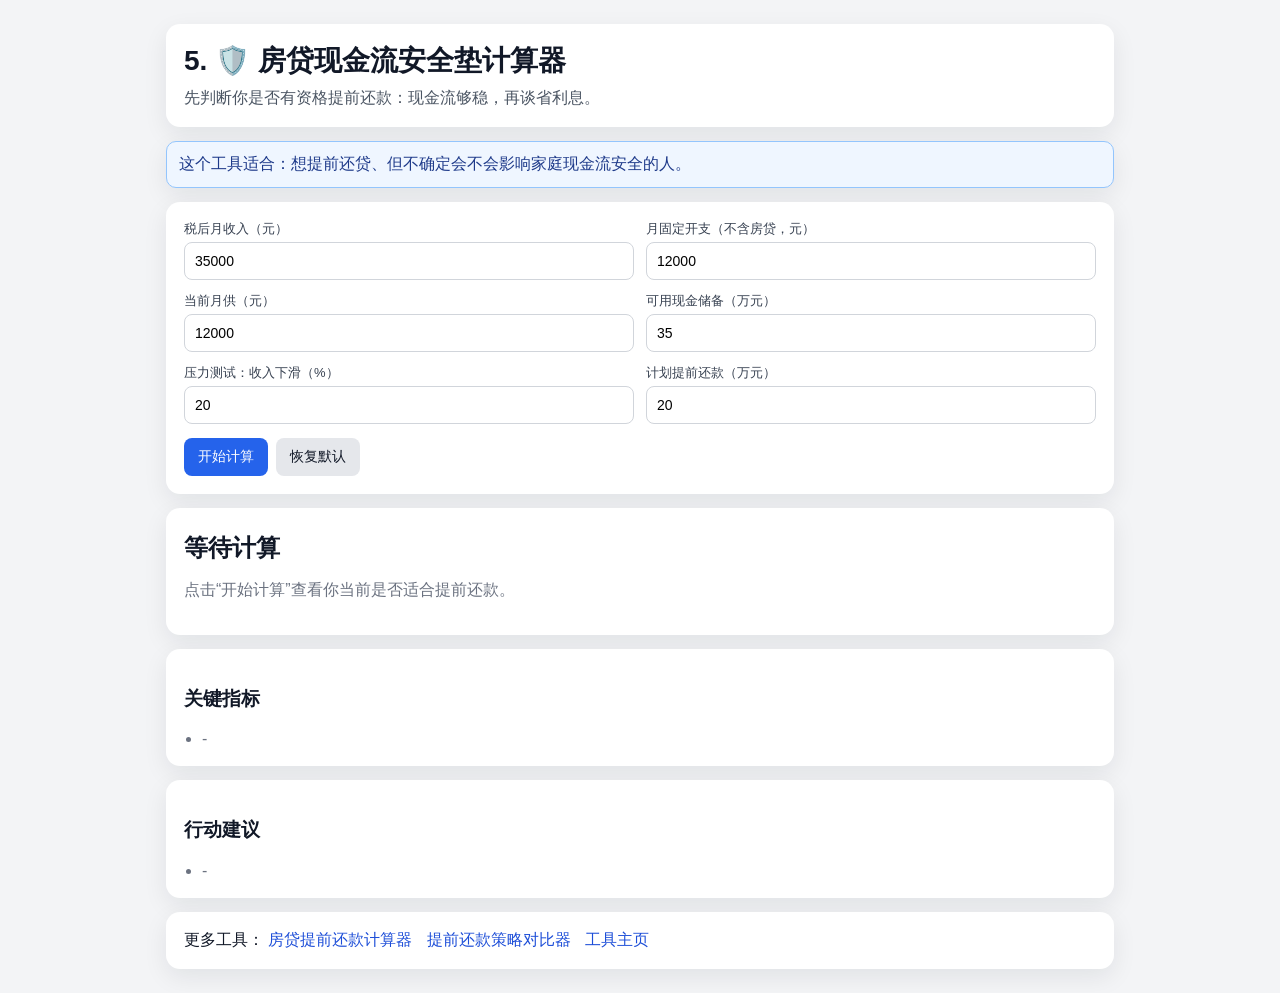
<file: cashflow-buffer-calculator/index.html>
<!doctype html>
<html lang="zh-CN">
<head>
  <meta charset="UTF-8" />
  <meta name="viewport" content="width=device-width, initial-scale=1.0" />
  <title>房贷现金流安全垫计算器 | Zor 的副业笔记</title>
  <style>
    * { box-sizing: border-box; }
    body {
      margin: 0;
      font-family: -apple-system, BlinkMacSystemFont, "Segoe UI", Roboto, "PingFang SC", "Microsoft YaHei", sans-serif;
      background: #f3f4f6;
      color: #111827;
    }
    .wrap { max-width: 980px; margin: 24px auto; padding: 0 16px; }
    .card {
      background: #fff;
      border-radius: 14px;
      padding: 18px;
      box-shadow: 0 8px 24px rgba(15, 23, 42, 0.08);
      margin-bottom: 14px;
    }
    h1 { margin: 0 0 8px; font-size: 28px; }
    .sub { margin: 0; color: #4b5563; }
    .tip { background: #eff6ff; border: 1px solid #93c5fd; color: #1e3a8a; border-radius: 10px; padding: 12px; }
    .grid { display: grid; grid-template-columns: repeat(2, minmax(0, 1fr)); gap: 12px; }
    label { display: block; font-size: 13px; color: #374151; margin-bottom: 4px; }
    input {
      width: 100%;
      padding: 10px;
      border: 1px solid #d1d5db;
      border-radius: 8px;
      font-size: 14px;
      background: #fff;
    }
    .actions { margin-top: 14px; display: flex; gap: 8px; flex-wrap: wrap; }
    button {
      border: 0;
      border-radius: 8px;
      padding: 10px 14px;
      cursor: pointer;
      font-size: 14px;
    }
    .btn-main { background: #2563eb; color: #fff; }
    .btn-sub { background: #e5e7eb; color: #111827; }
    .kpi { font-size: 24px; font-weight: 700; margin: 6px 0; }
    .muted { color: #6b7280; }
    .list { margin: 8px 0 0; padding-left: 18px; color: #374151; }
    .result-level {
      display: inline-block;
      padding: 6px 10px;
      border-radius: 999px;
      font-size: 13px;
      font-weight: 700;
      margin-bottom: 8px;
    }
    .lv-green { background: #dcfce7; color: #166534; }
    .lv-yellow { background: #fef3c7; color: #92400e; }
    .lv-red { background: #fee2e2; color: #991b1b; }
    .cta {
      background: linear-gradient(135deg, #111827 0%, #1f2937 100%);
      color: #fff;
      border-radius: 14px;
      padding: 16px;
      margin-top: 12px;
    }
    .cta h3 { margin: 0 0 6px; font-size: 20px; }
    .cta p { margin: 0 0 10px; color: #d1d5db; }
    .cta-actions { display: flex; gap: 8px; flex-wrap: wrap; }
    .cta a {
      display: inline-block;
      text-decoration: none;
      border-radius: 8px;
      padding: 10px 12px;
      font-size: 14px;
      font-weight: 600;
    }
    .cta-primary { background: #22c55e; color: #052e16; }
    .cta-secondary { background: #374151; color: #e5e7eb; border: 1px solid #4b5563; }
    .footer-links a { color: #1d4ed8; text-decoration: none; margin-right: 10px; }
    @media (max-width: 760px) {
      h1 { font-size: 24px; }
      .grid { grid-template-columns: 1fr; }
    }
  </style>
</head>
<body>
  <div class="wrap">
    <div class="card">
      <h1>5. 🛡️ 房贷现金流安全垫计算器</h1>
      <p class="sub">先判断你是否有资格提前还款：现金流够稳，再谈省利息。</p>
    </div>

    <div class="card tip">
      这个工具适合：想提前还贷、但不确定会不会影响家庭现金流安全的人。
    </div>

    <div class="card">
      <div class="grid">
        <div>
          <label for="monthlyIncome">税后月收入（元）</label>
          <input id="monthlyIncome" type="number" value="35000" min="1" step="100" />
        </div>
        <div>
          <label for="monthlyExpense">月固定开支（不含房贷，元）</label>
          <input id="monthlyExpense" type="number" value="12000" min="0" step="100" />
        </div>
        <div>
          <label for="mortgagePayment">当前月供（元）</label>
          <input id="mortgagePayment" type="number" value="12000" min="0" step="100" />
        </div>
        <div>
          <label for="cashReserve">可用现金储备（万元）</label>
          <input id="cashReserve" type="number" value="35" min="0" step="0.1" />
        </div>
        <div>
          <label for="incomeDrop">压力测试：收入下滑（%）</label>
          <input id="incomeDrop" type="number" value="20" min="0" max="80" step="1" />
        </div>
        <div>
          <label for="plannedPrepay">计划提前还款（万元）</label>
          <input id="plannedPrepay" type="number" value="20" min="0" step="0.1" />
        </div>
      </div>
      <div class="actions">
        <button class="btn-main" id="calcBtn">开始计算</button>
        <button class="btn-sub" id="resetBtn">恢复默认</button>
      </div>
    </div>

    <div class="card" id="resultBox">
      <p class="kpi">等待计算</p>
      <p class="muted">点击“开始计算”查看你当前是否适合提前还款。</p>
    </div>

    <div class="card">
      <h3>关键指标</h3>
      <ul class="list" id="metricList"><li class="muted">-</li></ul>
    </div>

    <div class="card">
      <h3>行动建议</h3>
      <ul class="list" id="actionList"><li class="muted">-</li></ul>

      <div class="cta" id="ctaBox" style="display:none;">
        <h3 id="ctaTitle">获取你的专属还贷动作清单</h3>
        <p id="ctaText">给你一份可执行的 3 套方案（保守 / 平衡 / 激进）。</p>
        <div class="cta-actions">
          <a id="consultLink" class="cta-primary" href="../consulting/index.html?source=cashflow-buffer-calculator">预约 30 分钟 1v1（付费）</a>
          <a id="mailLink" class="cta-secondary" href="mailto:zorouyang@icloud.com?subject=%E6%88%BF%E8%B4%B7%E4%BC%98%E5%8C%96%E8%AF%A2%E8%AF%A2">邮件咨询</a>
        </div>
      </div>
    </div>

    <div class="card footer-links">
      更多工具：
      <a href="https://zor-sideproject.github.io/tools/mortgage-calculator/" target="_blank" rel="noreferrer">房贷提前还款计算器</a>
      <a href="https://zor-sideproject.github.io/tools/prepay-strategy-comparator/" target="_blank" rel="noreferrer">提前还款策略对比器</a>
      <a href="https://zor-sideproject.github.io/tools/" target="_blank" rel="noreferrer">工具主页</a>
    </div>
  </div>

  <script>
    const defaults = {
      monthlyIncome: 35000,
      monthlyExpense: 12000,
      mortgagePayment: 12000,
      cashReserve: 35,
      incomeDrop: 20,
      plannedPrepay: 20
    };

    function n(id) { return Number(document.getElementById(id).value); }
    function money(v) { return '¥' + Math.round(v).toLocaleString('zh-CN'); }

    function reset() {
      Object.keys(defaults).forEach(k => document.getElementById(k).value = defaults[k]);
      document.getElementById('resultBox').innerHTML = '<p class="kpi">已恢复默认参数</p><p class="muted">点击“开始计算”查看你当前是否适合提前还款。</p>';
      document.getElementById('metricList').innerHTML = '<li class="muted">-</li>';
      document.getElementById('actionList').innerHTML = '<li class="muted">-</li>';
      document.getElementById('ctaBox').style.display = 'none';
    }

    function calc() {
      const monthlyIncome = n('monthlyIncome');
      const monthlyExpense = n('monthlyExpense');
      const mortgagePayment = n('mortgagePayment');
      const cashReserve = n('cashReserve') * 10000;
      const incomeDrop = n('incomeDrop');
      const plannedPrepay = n('plannedPrepay') * 10000;

      if ([monthlyIncome, monthlyExpense, mortgagePayment, cashReserve, incomeDrop, plannedPrepay].some(v => Number.isNaN(v) || v < 0)) {
        alert('请检查输入参数');
        return;
      }
      if (monthlyIncome <= 0) {
        alert('月收入必须大于 0');
        return;
      }

      const essential = monthlyExpense + mortgagePayment;
      const freeCashflow = monthlyIncome - essential;
      const dti = mortgagePayment / monthlyIncome;
      const bufferMonths = essential > 0 ? cashReserve / essential : 0;

      const stressedIncome = monthlyIncome * (1 - incomeDrop / 100);
      const stressedFreeCashflow = stressedIncome - essential;
      const reserveAfterPrepay = Math.max(0, cashReserve - plannedPrepay);
      const bufferAfterPrepay = essential > 0 ? reserveAfterPrepay / essential : 0;

      let score = 0;
      if (dti > 0.5) score += 2; else if (dti > 0.35) score += 1;
      if (bufferMonths < 6) score += 2; else if (bufferMonths < 12) score += 1;
      if (stressedFreeCashflow < 0) score += 2; else if (stressedFreeCashflow < 2000) score += 1;
      if (bufferAfterPrepay < 6) score += 2; else if (bufferAfterPrepay < 12) score += 1;

      let level = 'green';
      let levelText = '绿灯：可考虑提前还款';
      let levelClass = 'lv-green';
      let summary = '你的现金流和安全垫相对健康，可以进入“优化收益”阶段。';
      let actions = [
        '保留至少 12 个月的家庭安全垫后，再执行提前还款。',
        '优先选择“缩短年限”方案，通常总利息节省更高。',
        '按季度复盘一次收入稳定性，避免一次性还款过度。'
      ];

      if (score >= 6) {
        level = 'red';
        levelText = '红灯：暂不建议提前还款';
        levelClass = 'lv-red';
        summary = '你当前更需要保现金流，不建议现在把大额资金投入提前还贷。';
        actions = [
          '优先把安全垫提高到 6-12 个月生活成本。',
          '先做“高息债务清理”和“固定开支压缩”。',
          '等收入波动减小后，再评估提前还款。'
        ];
      } else if (score >= 3) {
        level = 'yellow';
        levelText = '黄灯：建议先补安全垫';
        levelClass = 'lv-yellow';
        summary = '你可以小额试探性提前还款，但应先确保现金流不紧绷。';
        actions = [
          '把安全垫先补到 9-12 个月，再做大额提前还款。',
          '采用“分批提前还款”而不是一次性全砸。',
          '提前还款后，保证月结余仍为正。'
        ];
      }

      document.getElementById('resultBox').innerHTML = `
        <span class="result-level ${levelClass}">${levelText}</span>
        <p class="kpi">${summary}</p>
        <p class="muted">你的综合风险评分：${score}（分数越高，现金流风险越大）</p>
      `;

      document.getElementById('metricList').innerHTML = [
        `<li>当前月结余：<b>${money(freeCashflow)}</b></li>`,
        `<li>房贷负担率（月供/收入）：<b>${(dti * 100).toFixed(1)}%</b></li>`,
        `<li>当前安全垫：<b>${bufferMonths.toFixed(1)} 个月</b></li>`,
        `<li>压力测试后月结余（收入下滑 ${incomeDrop}%）：<b>${money(stressedFreeCashflow)}</b></li>`,
        `<li>若提前还款后安全垫：<b>${bufferAfterPrepay.toFixed(1)} 个月</b></li>`
      ].join('');

      document.getElementById('actionList').innerHTML = actions.map(x => `<li>${x}</li>`).join('');

      const ctaBox = document.getElementById('ctaBox');
      const ctaTitle = document.getElementById('ctaTitle');
      const ctaText = document.getElementById('ctaText');
      const consultLink = document.getElementById('consultLink');
      const mailLink = document.getElementById('mailLink');

      if (level === 'red') {
        ctaTitle.textContent = '先做现金流保命方案（更适合你）';
        ctaText.textContent = '我会给你“先活下来再优化”的 3 步执行表。';
      } else if (level === 'yellow') {
        ctaTitle.textContent = '做一份平衡版提前还贷计划';
        ctaText.textContent = '在不压垮现金流的前提下，逐步降低总利息。';
      } else {
        ctaTitle.textContent = '做一份收益最大化提前还贷方案';
        ctaText.textContent = '把还款节奏、金额和节省利息一次算清楚。';
      }

      consultLink.href = `../consulting/index.html?source=cashflow-buffer-calculator&level=${level}&score=${score}`;
      mailLink.href = `mailto:zorouyang@icloud.com?subject=${encodeURIComponent('房贷优化咨询（来自现金流工具）')}&body=${encodeURIComponent('我的风险等级：' + level + '\n评分：' + score + '\n请给我一版专属房贷动作清单。')}`;
      ctaBox.style.display = 'block';
    }

    document.getElementById('calcBtn').addEventListener('click', calc);
    document.getElementById('resetBtn').addEventListener('click', reset);
  </script>
</body>
</html>
</file>
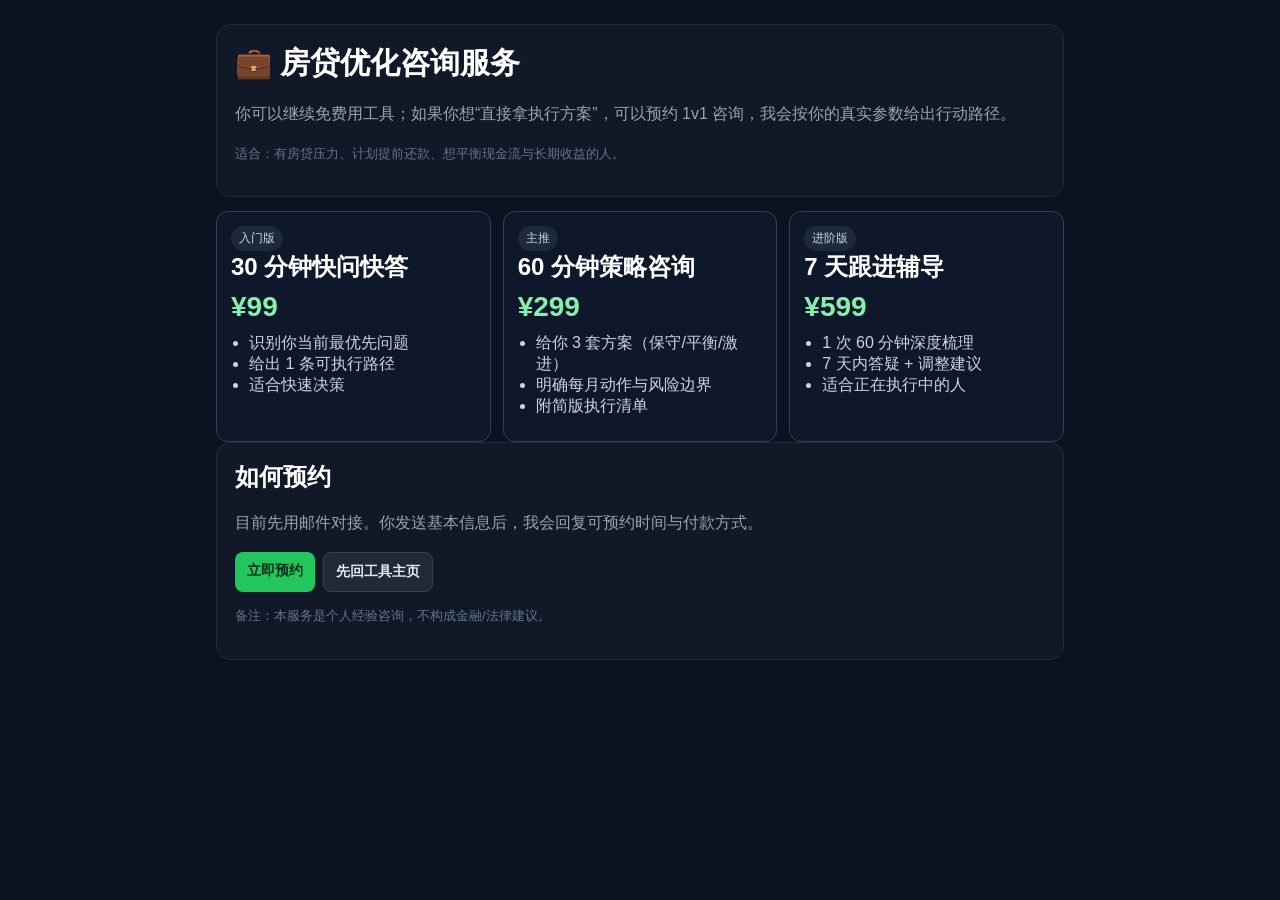
<file: consulting/index.html>
<!doctype html>
<html lang="zh-CN">
<head>
  <meta charset="UTF-8" />
  <meta name="viewport" content="width=device-width, initial-scale=1.0" />
  <title>咨询与服务 | Zor 的副业笔记</title>
  <style>
    * { box-sizing: border-box; }
    body {
      margin: 0;
      background: #0b1220;
      color: #e5e7eb;
      font-family: -apple-system, BlinkMacSystemFont, "Segoe UI", Roboto, "PingFang SC", "Microsoft YaHei", sans-serif;
    }
    .wrap { max-width: 880px; margin: 24px auto; padding: 0 16px; }
    .card {
      background: #111827;
      border: 1px solid #1f2937;
      border-radius: 14px;
      padding: 18px;
      margin-bottom: 14px;
    }
    h1 { margin: 0 0 8px; font-size: 30px; color: #fff; }
    h2 { margin: 0 0 8px; color: #fff; }
    p { color: #9ca3af; line-height: 1.7; }
    .plans { display: grid; grid-template-columns: repeat(3, minmax(0, 1fr)); gap: 12px; }
    .plan { background: #0f172a; border: 1px solid #334155; border-radius: 12px; padding: 14px; }
    .price { font-size: 28px; font-weight: 800; color: #86efac; margin: 6px 0; }
    .tag { display: inline-block; font-size: 12px; padding: 4px 8px; border-radius: 999px; background: #1e293b; color: #cbd5e1; }
    ul { color: #cbd5e1; padding-left: 18px; margin: 10px 0; }
    .btn-row { display: flex; gap: 8px; flex-wrap: wrap; margin-top: 10px; }
    .btn {
      display: inline-block;
      text-decoration: none;
      border-radius: 8px;
      padding: 10px 12px;
      font-weight: 700;
      font-size: 14px;
    }
    .btn-main { background: #22c55e; color: #052e16; }
    .btn-sub { background: #1f2937; color: #e5e7eb; border: 1px solid #374151; }
    .muted { color: #64748b; font-size: 13px; }
    @media (max-width: 900px) {
      .plans { grid-template-columns: 1fr; }
    }
  </style>
</head>
<body>
  <div class="wrap">
    <div class="card">
      <h1>💼 房贷优化咨询服务</h1>
      <p>你可以继续免费用工具；如果你想“直接拿执行方案”，可以预约 1v1 咨询，我会按你的真实参数给出行动路径。</p>
      <p class="muted">适合：有房贷压力、计划提前还款、想平衡现金流与长期收益的人。</p>
    </div>

    <div class="plans">
      <div class="plan">
        <span class="tag">入门版</span>
        <h2>30 分钟快问快答</h2>
        <div class="price">¥99</div>
        <ul>
          <li>识别你当前最优先问题</li>
          <li>给出 1 条可执行路径</li>
          <li>适合快速决策</li>
        </ul>
      </div>

      <div class="plan">
        <span class="tag">主推</span>
        <h2>60 分钟策略咨询</h2>
        <div class="price">¥299</div>
        <ul>
          <li>给你 3 套方案（保守/平衡/激进）</li>
          <li>明确每月动作与风险边界</li>
          <li>附简版执行清单</li>
        </ul>
      </div>

      <div class="plan">
        <span class="tag">进阶版</span>
        <h2>7 天跟进辅导</h2>
        <div class="price">¥599</div>
        <ul>
          <li>1 次 60 分钟深度梳理</li>
          <li>7 天内答疑 + 调整建议</li>
          <li>适合正在执行中的人</li>
        </ul>
      </div>
    </div>

    <div class="card">
      <h2>如何预约</h2>
      <p>目前先用邮件对接。你发送基本信息后，我会回复可预约时间与付款方式。</p>
      <div class="btn-row">
        <a class="btn btn-main" href="mailto:zorouyang@icloud.com?subject=%E9%A2%84%E7%BA%A6%E6%88%BF%E8%B4%B7%E4%BC%98%E5%8C%96%E5%92%A8%E8%AF%A2&body=%E6%88%91%E7%9A%84%E5%9F%BA%E6%9C%AC%E6%83%85%E5%86%B5%EF%BC%9A%0A1.%20%E6%9C%88%E6%94%B6%E5%85%A5%EF%BC%9A%0A2.%20%E6%9C%88%E4%BE%9B%EF%BC%9A%0A3.%20%E5%89%A9%E4%BD%99%E8%B4%B7%E6%AC%BE%E6%9C%AC%E9%87%91%EF%BC%9A%0A4.%20%E7%9B%AE%E5%89%8D%E7%8E%B0%E9%87%91%E5%82%A8%E5%A4%87%EF%BC%9A%0A5.%20%E6%88%91%E6%83%B3%E8%A6%81%E8%A7%A3%E5%86%B3%E7%9A%84%E9%97%AE%E9%A2%98%EF%BC%9A">立即预约</a>
        <a class="btn btn-sub" href="https://zor-sideproject.github.io/tools/">先回工具主页</a>
      </div>
      <p class="muted">备注：本服务是个人经验咨询，不构成金融/法律建议。</p>
    </div>
  </div>
</body>
</html>
</file>
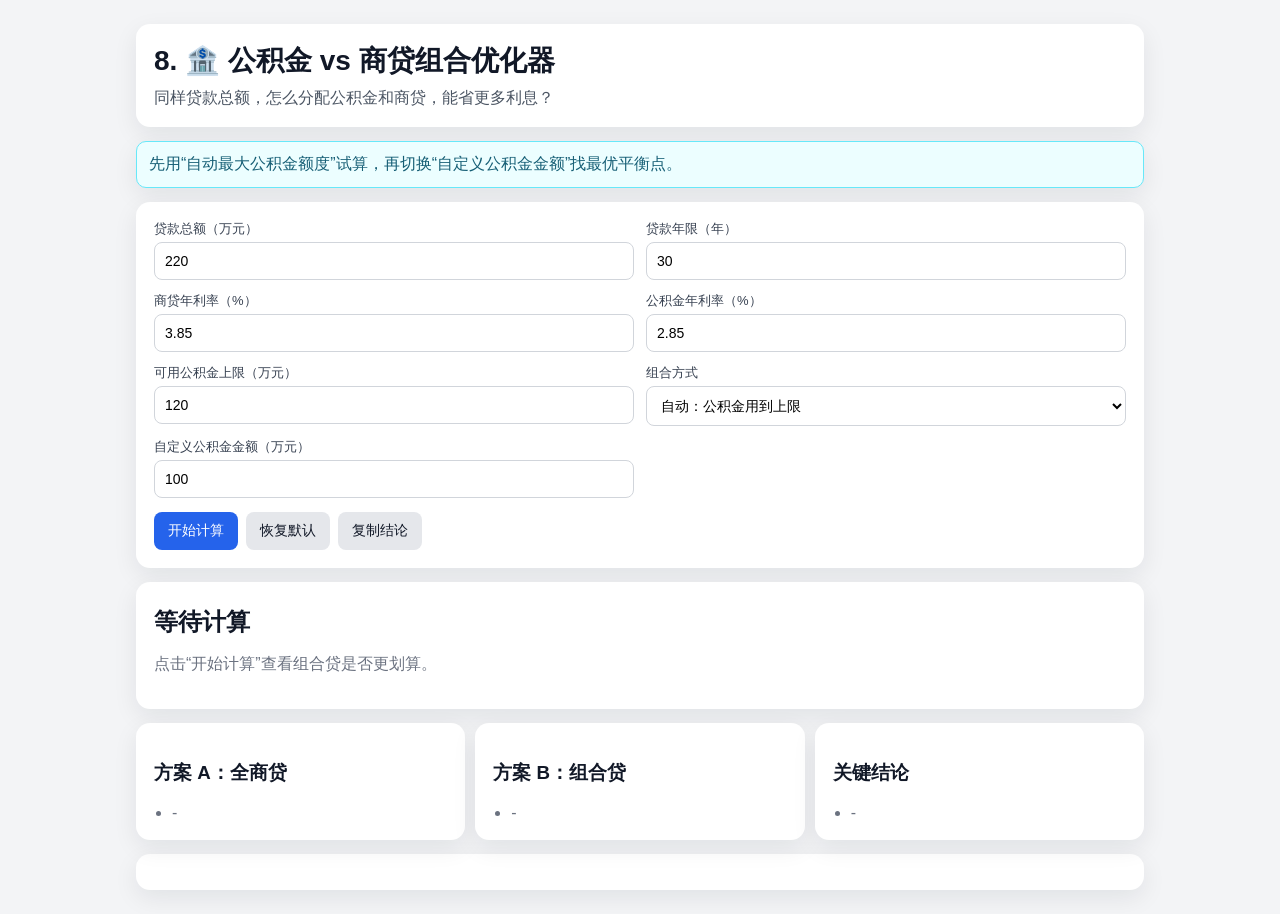
<file: fund-mix-calculator/index.html>
<!doctype html>
<html lang="zh-CN">
<head>
  <meta charset="UTF-8" />
  <meta name="viewport" content="width=device-width, initial-scale=1.0" />
  <title>公积金 vs 商贷组合优化器 | Zor 的副业笔记</title>
  <style>
    * { box-sizing: border-box; }
    body { margin: 0; background: #f3f4f6; color: #111827; font-family: -apple-system, BlinkMacSystemFont, "Segoe UI", Roboto, "PingFang SC", "Microsoft YaHei", sans-serif; }
    .wrap { max-width: 1040px; margin: 24px auto; padding: 0 16px; }
    .card { background: #fff; border-radius: 14px; padding: 18px; box-shadow: 0 8px 24px rgba(15, 23, 42, .08); margin-bottom: 14px; }
    h1 { margin: 0 0 8px; font-size: 28px; }
    .sub { margin: 0; color: #4b5563; }
    .tip { background: #ecfeff; border: 1px solid #67e8f9; color: #155e75; border-radius: 10px; padding: 12px; }
    .grid { display: grid; grid-template-columns: repeat(2, minmax(0, 1fr)); gap: 12px; }
    .grid-3 { display: grid; grid-template-columns: repeat(3, minmax(0, 1fr)); gap: 10px; }
    label { display: block; font-size: 13px; color: #374151; margin-bottom: 4px; }
    input, select { width: 100%; padding: 10px; border: 1px solid #d1d5db; border-radius: 8px; font-size: 14px; background: #fff; }
    .actions { margin-top: 14px; display: flex; gap: 8px; flex-wrap: wrap; }
    button { border: 0; border-radius: 8px; padding: 10px 14px; cursor: pointer; font-size: 14px; }
    .btn-main { background: #2563eb; color: #fff; }
    .btn-sub { background: #e5e7eb; color: #111827; }
    .badge { display: inline-block; padding: 6px 10px; border-radius: 999px; font-size: 13px; font-weight: 700; margin-bottom: 8px; }
    .badge-good { background: #dcfce7; color: #166534; }
    .badge-mid { background: #fef3c7; color: #92400e; }
    .kpi { font-size: 24px; font-weight: 800; margin: 6px 0; }
    .muted { color: #6b7280; }
    .list { margin: 8px 0 0; padding-left: 18px; color: #374151; }
    .cta { background: linear-gradient(135deg, #111827 0%, #1f2937 100%); color: #fff; border-radius: 14px; padding: 16px; margin-top: 10px; }
    .cta h3 { margin: 0 0 6px; }
    .cta p { margin: 0 0 10px; color: #d1d5db; }
    .cta-actions { display: flex; gap: 8px; flex-wrap: wrap; }
    .cta a { display: inline-block; text-decoration: none; border-radius: 8px; padding: 10px 12px; font-size: 14px; font-weight: 700; }
    .cta-primary { background: #22c55e; color: #052e16; }
    .cta-secondary { background: #374151; color: #e5e7eb; border: 1px solid #4b5563; }
    @media (max-width: 760px) { .grid, .grid-3 { grid-template-columns: 1fr; } h1 { font-size: 24px; } }
  </style>
</head>
<body>
  <div class="wrap">
    <div class="card">
      <h1>8. 🏦 公积金 vs 商贷组合优化器</h1>
      <p class="sub">同样贷款总额，怎么分配公积金和商贷，能省更多利息？</p>
    </div>

    <div class="card tip">先用“自动最大公积金额度”试算，再切换“自定义公积金金额”找最优平衡点。</div>

    <div class="card">
      <div class="grid">
        <div><label for="totalLoan">贷款总额（万元）</label><input id="totalLoan" type="number" value="220" min="1" step="0.1" /></div>
        <div><label for="years">贷款年限（年）</label><input id="years" type="number" value="30" min="1" max="40" step="1" /></div>
        <div><label for="commercialRate">商贷年利率（%）</label><input id="commercialRate" type="number" value="3.85" min="0" step="0.01" /></div>
        <div><label for="fundRate">公积金年利率（%）</label><input id="fundRate" type="number" value="2.85" min="0" step="0.01" /></div>
        <div><label for="fundMax">可用公积金上限（万元）</label><input id="fundMax" type="number" value="120" min="0" step="0.1" /></div>
        <div>
          <label for="mode">组合方式</label>
          <select id="mode">
            <option value="auto">自动：公积金用到上限</option>
            <option value="custom">自定义公积金金额</option>
          </select>
        </div>
        <div><label for="customFund">自定义公积金金额（万元）</label><input id="customFund" type="number" value="100" min="0" step="0.1" /></div>
      </div>
      <div class="actions">
        <button class="btn-main" id="calcBtn">开始计算</button>
        <button class="btn-sub" id="resetBtn">恢复默认</button>
        <button class="btn-sub" id="copyBtn">复制结论</button>
      </div>
    </div>

    <div class="card" id="resultBox">
      <p class="kpi">等待计算</p>
      <p class="muted">点击“开始计算”查看组合贷是否更划算。</p>
    </div>

    <div class="grid-3">
      <div class="card"><h3>方案 A：全商贷</h3><ul class="list" id="planA"><li class="muted">-</li></ul></div>
      <div class="card"><h3>方案 B：组合贷</h3><ul class="list" id="planB"><li class="muted">-</li></ul></div>
      <div class="card"><h3>关键结论</h3><ul class="list" id="keyList"><li class="muted">-</li></ul></div>
    </div>

    <div class="card">
      <div class="cta" id="ctaBox" style="display:none;">
        <h3 id="ctaTitle">领取你的贷款结构优化建议</h3>
        <p id="ctaText">我会按你的额度限制给出“省息优先 / 月供优先 / 平衡版”三套方案。</p>
        <div class="cta-actions">
          <a id="consultLink" class="cta-primary" href="../consulting/index.html?source=fund-mix-calculator">预约咨询</a>
          <a id="mailLink" class="cta-secondary" href="mailto:zorouyang@icloud.com?subject=%E5%85%AC%E7%A7%AF%E9%87%91%E7%BB%84%E5%90%88%E8%B4%B7%E5%92%A8%E8%AF%A2">邮件咨询</a>
        </div>
      </div>
    </div>
  </div>

  <script>
    const defaults = { totalLoan: 220, years: 30, commercialRate: 3.85, fundRate: 2.85, fundMax: 120, mode: 'auto', customFund: 100 };
    function n(id){ return Number(document.getElementById(id).value); }
    function money(v){ return '¥' + Math.round(v).toLocaleString('zh-CN'); }
    function wan(v){ return (v/10000).toFixed(2)+' 万'; }
    function annuityPayment(principal, annualRate, months){ if(principal<=0||months<=0) return 0; const r=annualRate/12; if(r===0) return principal/months; return principal*r*Math.pow(1+r,months)/(Math.pow(1+r,months)-1); }
    function totalInterest(principal, annualRate, months){ const p=annuityPayment(principal,annualRate,months); return p*months-principal; }

    function reset(){
      Object.keys(defaults).forEach(k=>document.getElementById(k).value=defaults[k]);
      document.getElementById('resultBox').innerHTML='<p class="kpi">已恢复默认参数</p><p class="muted">点击“开始计算”查看组合贷是否更划算。</p>';
      document.getElementById('planA').innerHTML='<li class="muted">-</li>';
      document.getElementById('planB').innerHTML='<li class="muted">-</li>';
      document.getElementById('keyList').innerHTML='<li class="muted">-</li>';
      document.getElementById('ctaBox').style.display='none';
    }

    function calc(){
      const totalLoan=n('totalLoan')*10000;
      const years=n('years');
      const cRate=n('commercialRate')/100;
      const fRate=n('fundRate')/100;
      const fundMax=n('fundMax')*10000;
      const mode=document.getElementById('mode').value;
      const customFund=n('customFund')*10000;
      if([totalLoan,years,cRate,fRate,fundMax,customFund].some(v=>Number.isNaN(v))){alert('请检查输入参数');return;}
      if(totalLoan<=0||years<=0){alert('贷款总额和年限必须大于0');return;}
      const months=Math.round(years*12);

      const fundPart=Math.max(0, Math.min(totalLoan, mode==='auto'?fundMax:customFund));
      const comPart=Math.max(0, totalLoan-fundPart);

      const pmtAll=annuityPayment(totalLoan,cRate,months);
      const intAll=totalInterest(totalLoan,cRate,months);

      const pmtCom=annuityPayment(comPart,cRate,months);
      const pmtFund=annuityPayment(fundPart,fRate,months);
      const pmtMix=pmtCom+pmtFund;
      const intMix=totalInterest(comPart,cRate,months)+totalInterest(fundPart,fRate,months);

      const interestSaved=intAll-intMix;
      const monthlySaved=pmtAll-pmtMix;
      let badge='收益一般'; let badgeClass='badge-mid'; let title='组合贷略优，可按流程成本再判断';
      if(interestSaved>50000){ badge='明显更优'; badgeClass='badge-good'; title='组合贷优势明显，建议优先用足公积金'; }

      document.getElementById('resultBox').innerHTML=`<span class="badge ${badgeClass}">${badge}</span><p class="kpi">${title}</p><p class="muted">预计总利息可减少 ${money(interestSaved)}，月供减少 ${money(monthlySaved)}。</p>`;

      document.getElementById('planA').innerHTML=[
        `<li>月供：<b>${money(pmtAll)}</b></li>`,
        `<li>总利息：<b>${money(intAll)}</b></li>`,
        `<li>贷款结构：<b>商贷 ${wan(totalLoan)}</b></li>`
      ].join('');
      document.getElementById('planB').innerHTML=[
        `<li>月供：<b>${money(pmtMix)}</b></li>`,
        `<li>总利息：<b>${money(intMix)}</b></li>`,
        `<li>公积金：<b>${wan(fundPart)}</b> + 商贷：<b>${wan(comPart)}</b></li>`
      ].join('');
      document.getElementById('keyList').innerHTML=[
        `<li>总利息差额：<b>${money(interestSaved)}</b></li>`,
        `<li>月供差额：<b>${money(monthlySaved)}</b>/月</li>`,
        `<li>公积金占比：<b>${((fundPart/totalLoan)*100).toFixed(1)}%</b></li>`,
        `<li>建议：优先确认当地公积金额度与办理周期</li>`
      ].join('');

      document.getElementById('consultLink').href=`../consulting/index.html?source=fund-mix-calculator&save=${Math.round(interestSaved)}`;
      document.getElementById('mailLink').href=`mailto:zorouyang@icloud.com?subject=${encodeURIComponent('公积金组合贷优化咨询（第8工具）')}&body=${encodeURIComponent('预计总利息差额：'+Math.round(interestSaved)+' 元\n月供差额：'+Math.round(monthlySaved)+' 元/月\n请给我最优结构建议。')}`;
      document.getElementById('ctaBox').style.display='block';

      window.__summary=`${badge}｜预计省息 ${money(interestSaved)}｜月供下降 ${money(monthlySaved)}`;
    }

    function copySummary(){ if(!window.__summary){alert('请先计算再复制');return;} navigator.clipboard.writeText(window.__summary).then(()=>alert('已复制')).catch(()=>alert('复制失败')); }

    document.getElementById('calcBtn').addEventListener('click',calc);
    document.getElementById('resetBtn').addEventListener('click',reset);
    document.getElementById('copyBtn').addEventListener('click',copySummary);
  </script>
</body>
</html>
</file>
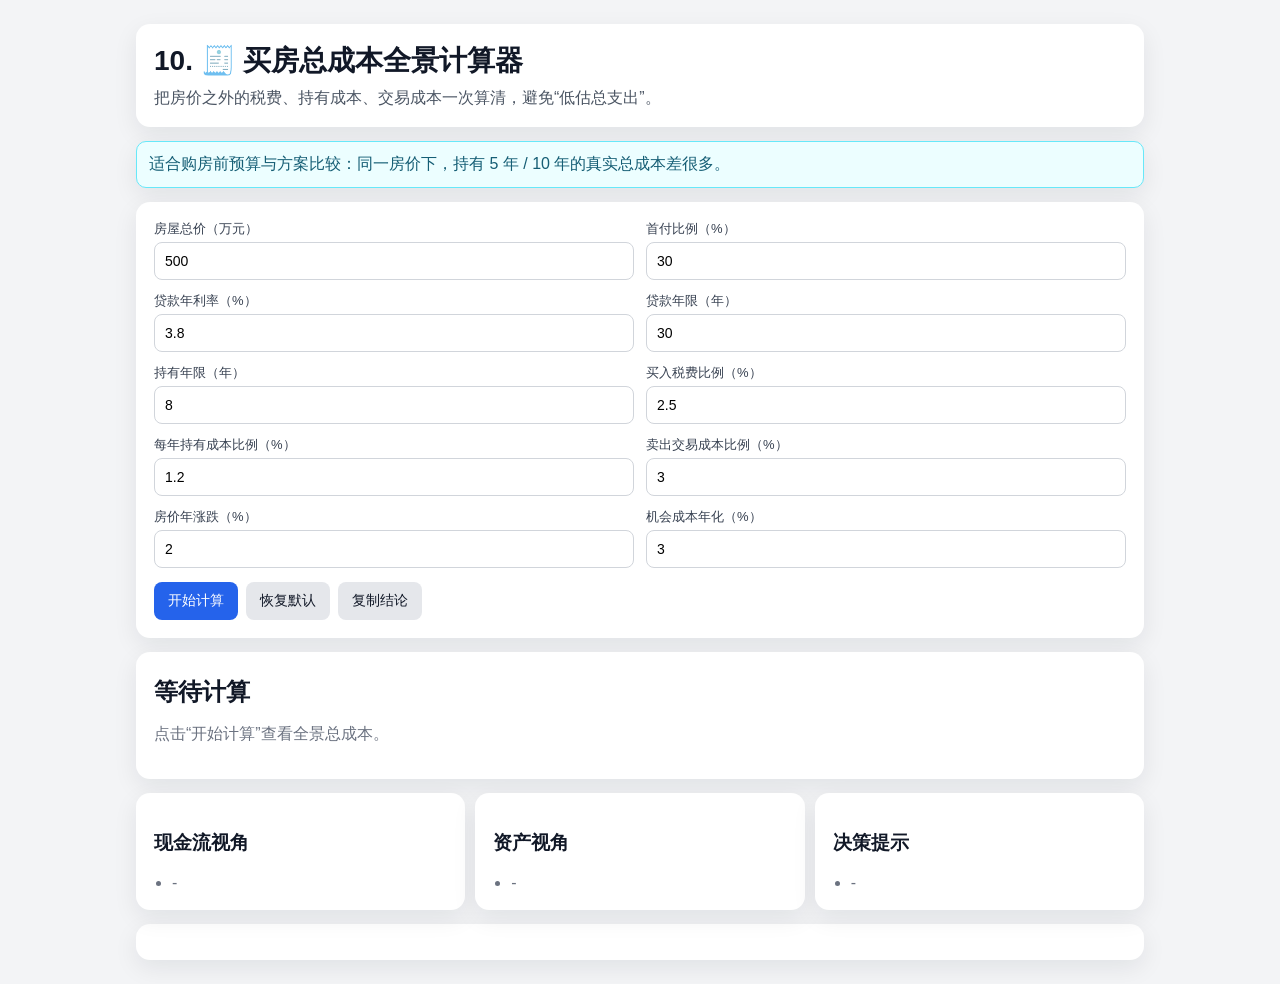
<file: home-total-cost-calculator/index.html>
<!doctype html>
<html lang="zh-CN">
<head>
  <meta charset="UTF-8" />
  <meta name="viewport" content="width=device-width, initial-scale=1.0" />
  <title>买房总成本全景计算器 | Zor 的副业笔记</title>
  <style>
    *{box-sizing:border-box}
    body{margin:0;background:#f3f4f6;color:#111827;font-family:-apple-system,BlinkMacSystemFont,"Segoe UI",Roboto,"PingFang SC","Microsoft YaHei",sans-serif}
    .wrap{max-width:1040px;margin:24px auto;padding:0 16px}
    .card{background:#fff;border-radius:14px;padding:18px;box-shadow:0 8px 24px rgba(15,23,42,.08);margin-bottom:14px}
    h1{margin:0 0 8px;font-size:28px}.sub{margin:0;color:#4b5563}
    .tip{background:#ecfeff;border:1px solid #67e8f9;color:#155e75;border-radius:10px;padding:12px}
    .grid{display:grid;grid-template-columns:repeat(2,minmax(0,1fr));gap:12px}
    .grid-3{display:grid;grid-template-columns:repeat(3,minmax(0,1fr));gap:10px}
    label{display:block;font-size:13px;color:#374151;margin-bottom:4px}
    input{width:100%;padding:10px;border:1px solid #d1d5db;border-radius:8px;font-size:14px;background:#fff}
    .actions{margin-top:14px;display:flex;gap:8px;flex-wrap:wrap}
    button{border:0;border-radius:8px;padding:10px 14px;cursor:pointer;font-size:14px}
    .btn-main{background:#2563eb;color:#fff}.btn-sub{background:#e5e7eb;color:#111827}
    .badge{display:inline-block;padding:6px 10px;border-radius:999px;font-size:13px;font-weight:700;margin-bottom:8px}
    .badge-good{background:#dcfce7;color:#166534}.badge-mid{background:#fef3c7;color:#92400e}
    .kpi{font-size:24px;font-weight:800;margin:6px 0}.muted{color:#6b7280}.list{margin:8px 0 0;padding-left:18px;color:#374151}
    .cta{background:linear-gradient(135deg,#111827 0%,#1f2937 100%);color:#fff;border-radius:14px;padding:16px;margin-top:10px}
    .cta h3{margin:0 0 6px}.cta p{margin:0 0 10px;color:#d1d5db}.cta-actions{display:flex;gap:8px;flex-wrap:wrap}
    .cta a{display:inline-block;text-decoration:none;border-radius:8px;padding:10px 12px;font-size:14px;font-weight:700}
    .cta-primary{background:#22c55e;color:#052e16}.cta-secondary{background:#374151;color:#e5e7eb;border:1px solid #4b5563}
    @media(max-width:760px){.grid,.grid-3{grid-template-columns:1fr}h1{font-size:24px}}
  </style>
</head>
<body>
<div class="wrap">
  <div class="card"><h1>10. 🧾 买房总成本全景计算器</h1><p class="sub">把房价之外的税费、持有成本、交易成本一次算清，避免“低估总支出”。</p></div>
  <div class="card tip">适合购房前预算与方案比较：同一房价下，持有 5 年 / 10 年的真实总成本差很多。</div>

  <div class="card">
    <div class="grid">
      <div><label for="price">房屋总价（万元）</label><input id="price" type="number" value="500" min="1" step="1" /></div>
      <div><label for="down">首付比例（%）</label><input id="down" type="number" value="30" min="0" max="100" step="1" /></div>
      <div><label for="rate">贷款年利率（%）</label><input id="rate" type="number" value="3.8" min="0" step="0.01" /></div>
      <div><label for="years">贷款年限（年）</label><input id="years" type="number" value="30" min="1" max="40" step="1" /></div>
      <div><label for="holdYears">持有年限（年）</label><input id="holdYears" type="number" value="8" min="1" max="40" step="1" /></div>
      <div><label for="taxIn">买入税费比例（%）</label><input id="taxIn" type="number" value="2.5" min="0" max="20" step="0.1" /></div>
      <div><label for="maintain">每年持有成本比例（%）</label><input id="maintain" type="number" value="1.2" min="0" max="20" step="0.1" /></div>
      <div><label for="taxOut">卖出交易成本比例（%）</label><input id="taxOut" type="number" value="3" min="0" max="20" step="0.1" /></div>
      <div><label for="appreciation">房价年涨跌（%）</label><input id="appreciation" type="number" value="2" step="0.1" /></div>
      <div><label for="altReturn">机会成本年化（%）</label><input id="altReturn" type="number" value="3" min="0" step="0.1" /></div>
    </div>
    <div class="actions"><button class="btn-main" id="calcBtn">开始计算</button><button class="btn-sub" id="resetBtn">恢复默认</button><button class="btn-sub" id="copyBtn">复制结论</button></div>
  </div>

  <div class="card" id="resultBox"><p class="kpi">等待计算</p><p class="muted">点击“开始计算”查看全景总成本。</p></div>
  <div class="grid-3">
    <div class="card"><h3>现金流视角</h3><ul class="list" id="cashList"><li class="muted">-</li></ul></div>
    <div class="card"><h3>资产视角</h3><ul class="list" id="assetList"><li class="muted">-</li></ul></div>
    <div class="card"><h3>决策提示</h3><ul class="list" id="tipsList"><li class="muted">-</li></ul></div>
  </div>

  <div class="card"><div class="cta" id="ctaBox" style="display:none;"><h3 id="ctaTitle">领取你的购房预算策略</h3><p id="ctaText">我会按你目标持有年限给“预算上限 + 现金流安全线”。</p><div class="cta-actions"><a id="consultLink" class="cta-primary" href="../consulting/index.html?source=home-total-cost-calculator">预约咨询</a><a id="mailLink" class="cta-secondary" href="mailto:zorouyang@icloud.com?subject=%E4%B9%B0%E6%88%BF%E6%80%BB%E6%88%90%E6%9C%AC%E5%92%A8%E8%AF%A2">邮件咨询</a></div></div></div>
</div>

<script>
const defaults={price:500,down:30,rate:3.8,years:30,holdYears:8,taxIn:2.5,maintain:1.2,taxOut:3,appreciation:2,altReturn:3};
const n=id=>Number(document.getElementById(id).value);
const money=v=>'¥'+Math.round(v).toLocaleString('zh-CN');
function annuityPayment(p,ar,m){if(p<=0||m<=0)return 0;const r=ar/12;if(r===0)return p/m;return p*r*Math.pow(1+r,m)/(Math.pow(1+r,m)-1)}
function remainPrincipal(principal,annualRate,totalMonths,paidMonths){if(paidMonths<=0)return principal;if(paidMonths>=totalMonths)return 0;const r=annualRate/12;if(r===0)return principal*(totalMonths-paidMonths)/totalMonths;const pmt=annuityPayment(principal,annualRate,totalMonths);const f=Math.pow(1+r,paidMonths);return principal*f-pmt*(f-1)/r}
function reset(){Object.keys(defaults).forEach(k=>document.getElementById(k).value=defaults[k]);document.getElementById('resultBox').innerHTML='<p class="kpi">已恢复默认参数</p><p class="muted">点击“开始计算”查看全景总成本。</p>';['cashList','assetList','tipsList'].forEach(id=>document.getElementById(id).innerHTML='<li class="muted">-</li>');document.getElementById('ctaBox').style.display='none';}
function calc(){
  const price=n('price')*10000,down=n('down')/100,rate=n('rate')/100,years=n('years'),holdYears=n('holdYears'),taxIn=n('taxIn')/100,maintain=n('maintain')/100,taxOut=n('taxOut')/100,app=n('appreciation')/100,alt=n('altReturn')/100;
  if([price,down,rate,years,holdYears,taxIn,maintain,taxOut,app,alt].some(v=>Number.isNaN(v))){alert('请检查输入');return;}
  const loan=price*(1-down),downPay=price*down; const months=Math.round(years*12),holdMonths=Math.min(months,Math.round(holdYears*12));
  const pmt=annuityPayment(loan,rate,months); const paidTotal=pmt*holdMonths; const remain=remainPrincipal(loan,rate,months,holdMonths);
  const buyTax=price*taxIn; const holdCost=price*maintain*holdYears;
  const futurePrice=price*Math.pow(1+app,holdYears); const sellCost=futurePrice*taxOut; const netSell=futurePrice-sellCost-remain;
  const totalCashOut=downPay+buyTax+paidTotal+holdCost; const netCost=totalCashOut-netSell;
  const upfront=downPay+buyTax; const oppCost=upfront*(Math.pow(1+alt,holdYears)-1);
  const netCostWithOpp=netCost+oppCost;

  let badge='成本可控'; let badgeClass='badge-good'; let title='该持有期下总成本在可接受区间';
  if(netCostWithOpp>price*0.5){badge='成本偏高';badgeClass='badge-mid';title='建议复核持有年限与交易成本假设';}
  document.getElementById('resultBox').innerHTML=`<span class="badge ${badgeClass}">${badge}</span><p class="kpi">${title}</p><p class="muted">持有 ${holdYears} 年的净成本约 ${money(netCost)}；计入机会成本后约 ${money(netCostWithOpp)}。</p>`;
  document.getElementById('cashList').innerHTML=[`<li>首付+买入税费：<b>${money(upfront)}</b></li>`,`<li>持有期总月供支出：<b>${money(paidTotal)}</b></li>`,`<li>持有杂费：<b>${money(holdCost)}</b></li>`,`<li>总现金流出：<b>${money(totalCashOut)}</b></li>`].join('');
  document.getElementById('assetList').innerHTML=[`<li>预计卖出价：<b>${money(futurePrice)}</b></li>`,`<li>卖出交易成本：<b>${money(sellCost)}</b></li>`,`<li>卖出时剩余贷款：<b>${money(remain)}</b></li>`,`<li>卖出净回收：<b>${money(netSell)}</b></li>`].join('');
  document.getElementById('tipsList').innerHTML=[`<li>净成本（不含机会成本）：<b>${money(netCost)}</b></li>`,`<li>机会成本：<b>${money(oppCost)}</b></li>`,`<li>全景总成本：<b>${money(netCostWithOpp)}</b></li>`,`<li>建议对比不同持有年限（5/8/10年）再决策</li>`].join('');

  document.getElementById('consultLink').href=`../consulting/index.html?source=home-total-cost-calculator&cost=${Math.round(netCostWithOpp)}`;
  document.getElementById('mailLink').href=`mailto:zorouyang@icloud.com?subject=${encodeURIComponent('买房总成本咨询（第10工具）')}&body=${encodeURIComponent('全景总成本约：'+Math.round(netCostWithOpp)+' 元\n请给我预算优化建议。')}`;
  document.getElementById('ctaBox').style.display='block';
  window.__summary=`${badge}｜净成本 ${money(netCost)}｜全景总成本 ${money(netCostWithOpp)}`;
}
function copySummary(){if(!window.__summary){alert('请先计算');return;}navigator.clipboard.writeText(window.__summary).then(()=>alert('已复制')).catch(()=>alert('复制失败'));}
document.getElementById('calcBtn').addEventListener('click',calc);
document.getElementById('resetBtn').addEventListener('click',reset);
document.getElementById('copyBtn').addEventListener('click',copySummary);
</script>
</body>
</html>
</file>
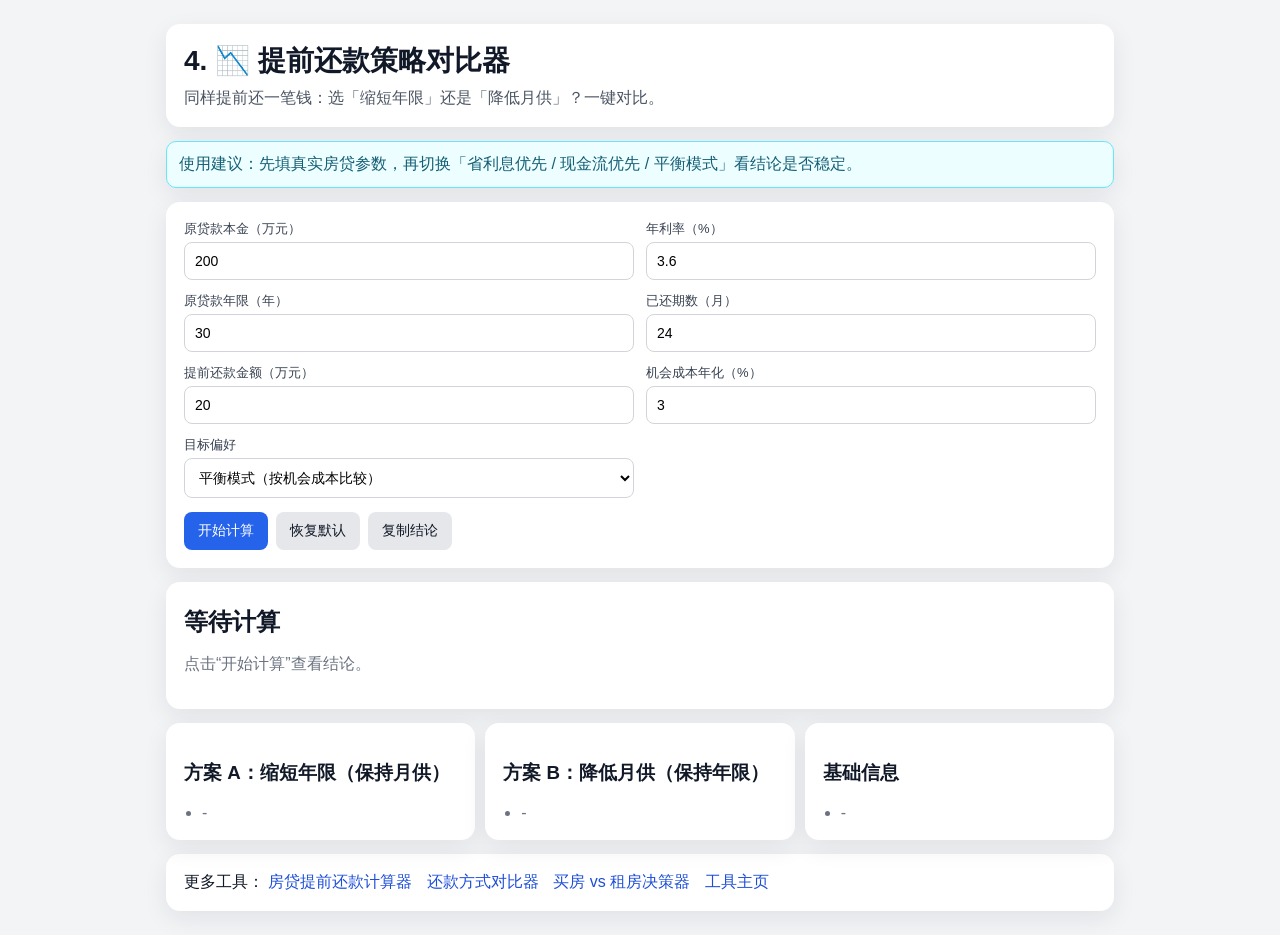
<file: prepay-strategy-comparator/index.html>
<!doctype html>
<html lang="zh-CN">
<head>
  <meta charset="UTF-8" />
  <meta name="viewport" content="width=device-width, initial-scale=1.0" />
  <title>提前还款策略对比器 | Zor 的副业笔记</title>
  <style>
    :root { color-scheme: light; }
    * { box-sizing: border-box; }
    body {
      margin: 0;
      background: #f3f4f6;
      color: #111827;
      font-family: -apple-system, BlinkMacSystemFont, "Segoe UI", Roboto, "PingFang SC", "Microsoft YaHei", sans-serif;
    }
    .wrap { max-width: 980px; margin: 24px auto; padding: 0 16px; }
    .card {
      background: #fff;
      border-radius: 14px;
      padding: 18px;
      box-shadow: 0 8px 24px rgba(15, 23, 42, 0.08);
      margin-bottom: 14px;
    }
    h1 { margin: 0 0 8px; font-size: 28px; }
    .sub { margin: 0; color: #4b5563; }
    .tip { background: #ecfeff; border: 1px solid #67e8f9; color: #155e75; border-radius: 10px; padding: 12px; }
    .grid { display: grid; grid-template-columns: repeat(2, minmax(0, 1fr)); gap: 12px; }
    .grid-3 { display: grid; grid-template-columns: repeat(3, minmax(0, 1fr)); gap: 10px; }
    label { display: block; font-size: 13px; color: #374151; margin-bottom: 4px; }
    input, select {
      width: 100%;
      padding: 10px;
      border: 1px solid #d1d5db;
      border-radius: 8px;
      font-size: 14px;
      background: #fff;
    }
    .actions { margin-top: 14px; display: flex; gap: 8px; flex-wrap: wrap; }
    button {
      border: 0;
      border-radius: 8px;
      padding: 10px 14px;
      cursor: pointer;
      font-size: 14px;
    }
    .btn-main { background: #2563eb; color: #fff; }
    .btn-sub { background: #e5e7eb; color: #111827; }
    .badge { display: inline-block; padding: 6px 10px; border-radius: 999px; font-size: 13px; font-weight: 600; margin-bottom: 8px; }
    .badge-a { background: #dbeafe; color: #1e3a8a; }
    .badge-b { background: #dcfce7; color: #166534; }
    .badge-even { background: #f3f4f6; color: #374151; }
    .kpi { font-size: 24px; font-weight: 700; margin: 6px 0; }
    .muted { color: #6b7280; }
    .list { margin: 8px 0 0; padding-left: 18px; color: #374151; }
    .mono { font-family: ui-monospace, SFMono-Regular, Menlo, Monaco, Consolas, "Liberation Mono", "Courier New", monospace; }
    .footer-links a { color: #1d4ed8; text-decoration: none; margin-right: 10px; }
    @media (max-width: 760px) {
      h1 { font-size: 24px; }
      .grid, .grid-3 { grid-template-columns: 1fr; }
    }
  </style>
</head>
<body>
  <div class="wrap">
    <div class="card">
      <h1>4. 📉 提前还款策略对比器</h1>
      <p class="sub">同样提前还一笔钱：选「缩短年限」还是「降低月供」？一键对比。</p>
    </div>

    <div class="card tip">
      使用建议：先填真实房贷参数，再切换「省利息优先 / 现金流优先 / 平衡模式」看结论是否稳定。
    </div>

    <div class="card">
      <div class="grid">
        <div>
          <label for="loanAmount">原贷款本金（万元）</label>
          <input id="loanAmount" type="number" value="200" min="1" step="0.1" />
        </div>
        <div>
          <label for="annualRate">年利率（%）</label>
          <input id="annualRate" type="number" value="3.6" min="0" step="0.01" />
        </div>
        <div>
          <label for="loanYears">原贷款年限（年）</label>
          <input id="loanYears" type="number" value="30" min="1" max="40" />
        </div>
        <div>
          <label for="paidMonths">已还期数（月）</label>
          <input id="paidMonths" type="number" value="24" min="0" />
        </div>
        <div>
          <label for="prepayAmount">提前还款金额（万元）</label>
          <input id="prepayAmount" type="number" value="20" min="0" step="0.1" />
        </div>
        <div>
          <label for="oppRate">机会成本年化（%）</label>
          <input id="oppRate" type="number" value="3" min="0" step="0.1" />
        </div>
        <div>
          <label for="goalMode">目标偏好</label>
          <select id="goalMode">
            <option value="balanced">平衡模式（按机会成本比较）</option>
            <option value="interest">省利息优先</option>
            <option value="cashflow">现金流优先</option>
          </select>
        </div>
      </div>
      <div class="actions">
        <button class="btn-main" id="calcBtn">开始计算</button>
        <button class="btn-sub" id="resetBtn">恢复默认</button>
        <button class="btn-sub" id="copyBtn">复制结论</button>
      </div>
    </div>

    <div class="card" id="resultBox">
      <p class="kpi">等待计算</p>
      <p class="muted">点击“开始计算”查看结论。</p>
    </div>

    <div class="grid-3">
      <div class="card">
        <h3>方案 A：缩短年限（保持月供）</h3>
        <ul class="list" id="planA"><li class="muted">-</li></ul>
      </div>
      <div class="card">
        <h3>方案 B：降低月供（保持年限）</h3>
        <ul class="list" id="planB"><li class="muted">-</li></ul>
      </div>
      <div class="card">
        <h3>基础信息</h3>
        <ul class="list" id="baseInfo"><li class="muted">-</li></ul>
      </div>
    </div>

    <div class="card footer-links">
      更多工具：
      <a href="https://zor-sideproject.github.io/tools/mortgage-calculator/" target="_blank" rel="noreferrer">房贷提前还款计算器</a>
      <a href="https://zor-sideproject.github.io/tools/loan-comparison/" target="_blank" rel="noreferrer">还款方式对比器</a>
      <a href="https://zor-sideproject.github.io/tools/rent-vs-buy-calculator/" target="_blank" rel="noreferrer">买房 vs 租房决策器</a>
      <a href="https://zor-sideproject.github.io/tools/" target="_blank" rel="noreferrer">工具主页</a>
    </div>
  </div>

  <script>
    var defaults = {
      loanAmount: 200,
      annualRate: 3.6,
      loanYears: 30,
      paidMonths: 24,
      prepayAmount: 20,
      oppRate: 3,
      goalMode: 'balanced'
    };

    function fmtMoney(n) {
      return '¥' + Number(n).toLocaleString('zh-CN', { maximumFractionDigits: 0 });
    }

    function fmtWan(n) {
      return (n / 10000).toFixed(2) + '万';
    }

    function annuityPayment(principal, annualRate, months) {
      if (months <= 0 || principal <= 0) return 0;
      var r = annualRate / 12;
      if (r === 0) return principal / months;
      return principal * r * Math.pow(1 + r, months) / (Math.pow(1 + r, months) - 1);
    }

    function remainingPrincipal(principal, annualRate, months, paidMonths) {
      if (paidMonths <= 0) return principal;
      if (paidMonths >= months) return 0;
      var r = annualRate / 12;
      if (r === 0) return principal * (months - paidMonths) / months;
      var pmt = annuityPayment(principal, annualRate, months);
      var factor = Math.pow(1 + r, paidMonths);
      return principal * factor - pmt * (factor - 1) / r;
    }

    function simulateFixedPayment(principal, annualRate, payment, maxMonths) {
      var r = annualRate / 12;
      var remain = principal;
      var payments = [];
      var interestTotal = 0;

      for (var i = 0; i < maxMonths && remain > 0.01; i++) {
        var interest = remain * r;
        var due = remain + interest;
        var pay = Math.min(payment, due);
        var principalPart = pay - interest;
        remain -= principalPart;
        interestTotal += interest;
        payments.push(pay);
      }

      return {
        months: payments.length,
        interest: interestTotal,
        payments: payments,
        remain: remain
      };
    }

    function simulateFixedTerm(principal, annualRate, termMonths) {
      if (principal <= 0 || termMonths <= 0) {
        return { payment: 0, interest: 0, payments: new Array(Math.max(termMonths, 0)).fill(0) };
      }
      var pay = annuityPayment(principal, annualRate, termMonths);
      var sim = simulateFixedPayment(principal, annualRate, pay, termMonths);
      while (sim.payments.length < termMonths) sim.payments.push(0);
      return {
        payment: pay,
        interest: sim.interest,
        payments: sim.payments.slice(0, termMonths)
      };
    }

    function readNum(id) {
      return Number(document.getElementById(id).value);
    }

    function resetDefaults() {
      Object.keys(defaults).forEach(function(k) {
        var el = document.getElementById(k);
        if (el) el.value = defaults[k];
      });
      document.getElementById('resultBox').innerHTML = '<p class="kpi">已恢复默认参数</p><p class="muted">点击“开始计算”查看结论。</p>';
      document.getElementById('planA').innerHTML = '<li class="muted">-</li>';
      document.getElementById('planB').innerHTML = '<li class="muted">-</li>';
      document.getElementById('baseInfo').innerHTML = '<li class="muted">-</li>';
    }

    function calc() {
      var loanAmount = readNum('loanAmount') * 10000;
      var annualRate = readNum('annualRate') / 100;
      var loanYears = readNum('loanYears');
      var paidMonths = Math.floor(readNum('paidMonths'));
      var prepayAmount = readNum('prepayAmount') * 10000;
      var oppRate = readNum('oppRate') / 100;
      var goalMode = document.getElementById('goalMode').value;

      if ([loanAmount, annualRate, loanYears, paidMonths, prepayAmount, oppRate].some(function(v){ return Number.isNaN(v); })) {
        alert('请检查输入，存在非数字参数');
        return;
      }
      if (loanAmount <= 0 || loanYears <= 0) {
        alert('贷款本金和年限必须大于 0');
        return;
      }

      var totalMonths = Math.round(loanYears * 12);
      if (paidMonths < 0 || paidMonths >= totalMonths) {
        alert('已还期数应在 0 ~ 剩余期数范围内');
        return;
      }

      var originalPmt = annuityPayment(loanAmount, annualRate, totalMonths);
      var remain = remainingPrincipal(loanAmount, annualRate, totalMonths, paidMonths);
      var remainMonths = totalMonths - paidMonths;

      if (prepayAmount < 0) {
        alert('提前还款金额不能为负数');
        return;
      }
      if (prepayAmount >= remain) {
        alert('提前还款金额已大于等于剩余本金，建议直接结清');
        return;
      }

      var newPrincipal = remain - prepayAmount;
      var baseRemainInterest = originalPmt * remainMonths - remain;

      // 方案 A：月供不变，缩短年限
      var simA = simulateFixedPayment(newPrincipal, annualRate, originalPmt, remainMonths * 2);
      var monthsA = simA.months;
      var paymentsA = simA.payments.slice();
      while (paymentsA.length < remainMonths) paymentsA.push(0);
      paymentsA = paymentsA.slice(0, remainMonths);
      var interestA = simA.interest;

      // 方案 B：年限不变，降低月供
      var simB = simulateFixedTerm(newPrincipal, annualRate, remainMonths);
      var paymentB = simB.payment;
      var paymentsB = simB.payments;
      var interestB = simB.interest;

      var monthsSaved = remainMonths - monthsA;
      var monthlyDrop = originalPmt - paymentB;
      var interestSaveA = baseRemainInterest - interestA;
      var interestSaveB = baseRemainInterest - interestB;
      var extraInterestBvsA = interestB - interestA;

      // 平衡模式：把 A/B 月度付款差按机会成本滚到剩余期末
      var monthlyOpp = oppRate / 12;
      var fvDiffA = 0; // A 相对 B 在期末多出来的资金
      for (var i = 0; i < remainMonths; i++) {
        var savingA = (paymentsB[i] || 0) - (paymentsA[i] || 0); // A 少付为正
        fvDiffA += savingA * Math.pow(1 + monthlyOpp, remainMonths - 1 - i);
      }

      var rec = '', badgeClass = '', reason = '';
      if (goalMode === 'interest') {
        if (interestA + 1 < interestB) {
          rec = '推荐方案 A：缩短年限'; badgeClass = 'badge-a';
          reason = '你的偏好是省利息，方案 A 的剩余利息更低。';
        } else if (interestB + 1 < interestA) {
          rec = '推荐方案 B：降低月供'; badgeClass = 'badge-b';
          reason = '在当前参数下，方案 B 的剩余利息更低（较少见）。';
        } else {
          rec = '两方案接近持平'; badgeClass = 'badge-even';
          reason = '两边剩余利息差距很小，可按现金流偏好决定。';
        }
      } else if (goalMode === 'cashflow') {
        if (monthlyDrop > 1) {
          rec = '推荐方案 B：降低月供'; badgeClass = 'badge-b';
          reason = '你的偏好是现金流，方案 B 能立即降低月供压力。';
        } else {
          rec = '两方案接近持平'; badgeClass = 'badge-even';
          reason = '两边月供压力差异不大，可优先考虑省息。';
        }
      } else {
        if (Math.abs(fvDiffA) < 1000) {
          rec = '两方案接近持平'; badgeClass = 'badge-even';
          reason = '按你设定的机会成本测算，到期未来价值差距不大。';
        } else if (fvDiffA > 0) {
          rec = '推荐方案 A：缩短年限'; badgeClass = 'badge-a';
          reason = '按机会成本折算，方案 A 在剩余期末净现金更高。';
        } else {
          rec = '推荐方案 B：降低月供'; badgeClass = 'badge-b';
          reason = '按机会成本折算，方案 B 在剩余期末净现金更高。';
        }
      }

      var resultHtml = '' +
        '<span class="badge ' + badgeClass + '">' + rec + '</span>' +
        '<p class="kpi">核心差异：多省利息 ' + fmtMoney(Math.abs(extraInterestBvsA)) + '</p>' +
        '<p>方案 A 剩余利息：<strong>' + fmtMoney(interestA) + '</strong>；方案 B 剩余利息：<strong>' + fmtMoney(interestB) + '</strong></p>' +
        '<p class="muted">' + reason + '</p>';

      document.getElementById('resultBox').innerHTML = resultHtml;

      var summary = rec +
        '；A 剩余利息 ' + fmtWan(interestA) +
        '，B 剩余利息 ' + fmtWan(interestB) +
        '；A 缩短 ' + monthsSaved + ' 个月，B 月供降低 ' + fmtWan(monthlyDrop) + '/月。';
      document.getElementById('resultBox').setAttribute('data-summary', summary);

      document.getElementById('planA').innerHTML = [
        '<li>月供（保持不变）：<span class="mono">' + fmtMoney(originalPmt) + '</span></li>',
        '<li>预计剩余期数：<span class="mono">' + monthsA + ' 个月</span></li>',
        '<li>相比原计划缩短：<span class="mono">' + monthsSaved + ' 个月</span></li>',
        '<li>剩余总利息：<span class="mono">' + fmtMoney(interestA) + '</span></li>',
        '<li>相对原计划省息：<span class="mono">' + fmtMoney(interestSaveA) + '</span></li>'
      ].join('');

      document.getElementById('planB').innerHTML = [
        '<li>新月供：<span class="mono">' + fmtMoney(paymentB) + '</span></li>',
        '<li>每月少还：<span class="mono">' + fmtMoney(monthlyDrop) + '</span></li>',
        '<li>剩余期数（不变）：<span class="mono">' + remainMonths + ' 个月</span></li>',
        '<li>剩余总利息：<span class="mono">' + fmtMoney(interestB) + '</span></li>',
        '<li>相对原计划省息：<span class="mono">' + fmtMoney(interestSaveB) + '</span></li>'
      ].join('');

      document.getElementById('baseInfo').innerHTML = [
        '<li>原月供：<span class="mono">' + fmtMoney(originalPmt) + '</span></li>',
        '<li>提前还款前剩余本金：<span class="mono">' + fmtMoney(remain) + '</span></li>',
        '<li>本次提前还款：<span class="mono">' + fmtMoney(prepayAmount) + '</span></li>',
        '<li>提前后剩余本金：<span class="mono">' + fmtMoney(newPrincipal) + '</span></li>',
        '<li>平衡模式（A 相对 B 期末净差）：<span class="mono">' + fmtMoney(fvDiffA) + '</span></li>'
      ].join('');
    }

    function copySummary() {
      var summary = document.getElementById('resultBox').getAttribute('data-summary');
      if (!summary) {
        alert('请先计算结果');
        return;
      }
      navigator.clipboard.writeText(summary).then(function() {
        alert('结论已复制，可直接发给家人或客户');
      }).catch(function() {
        alert('复制失败，请手动复制');
      });
    }

    document.getElementById('calcBtn').addEventListener('click', calc);
    document.getElementById('resetBtn').addEventListener('click', resetDefaults);
    document.getElementById('copyBtn').addEventListener('click', copySummary);
  </script>
</body>
</html>
</file>
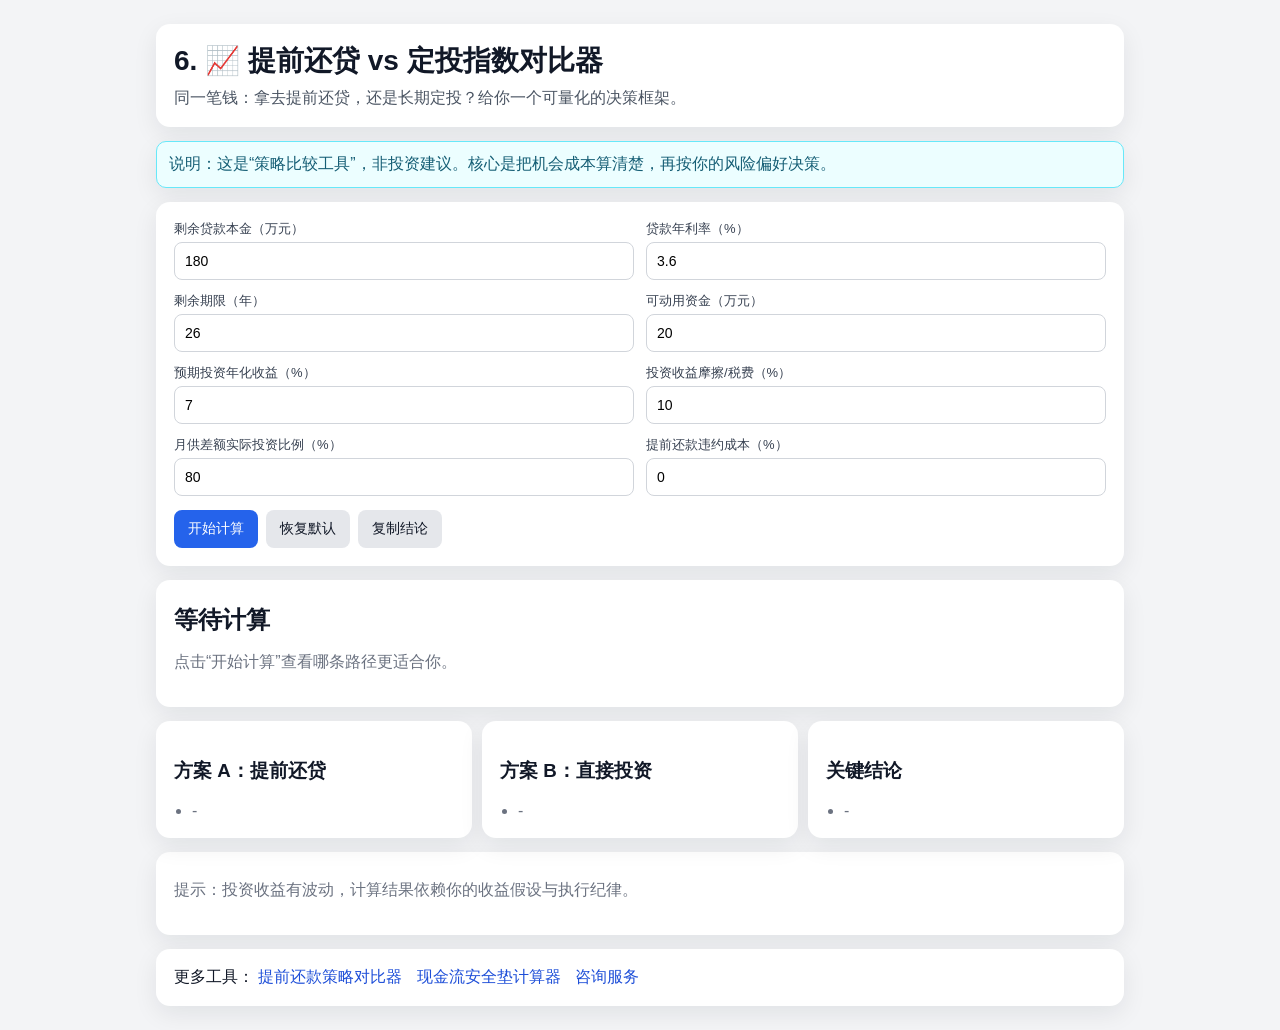
<file: prepay-vs-invest-calculator/index.html>
<!doctype html>
<html lang="zh-CN">
<head>
  <meta charset="UTF-8" />
  <meta name="viewport" content="width=device-width, initial-scale=1.0" />
  <title>提前还贷 vs 定投指数对比器 | Zor 的副业笔记</title>
  <style>
    * { box-sizing: border-box; }
    body {
      margin: 0;
      font-family: -apple-system, BlinkMacSystemFont, "Segoe UI", Roboto, "PingFang SC", "Microsoft YaHei", sans-serif;
      background: #f3f4f6;
      color: #111827;
    }
    .wrap { max-width: 1000px; margin: 24px auto; padding: 0 16px; }
    .card {
      background: #fff;
      border-radius: 14px;
      padding: 18px;
      box-shadow: 0 8px 24px rgba(15, 23, 42, 0.08);
      margin-bottom: 14px;
    }
    h1 { margin: 0 0 8px; font-size: 28px; }
    .sub { margin: 0; color: #4b5563; }
    .tip {
      background: #ecfeff;
      border: 1px solid #67e8f9;
      color: #155e75;
      border-radius: 10px;
      padding: 12px;
    }
    .grid { display: grid; grid-template-columns: repeat(2, minmax(0, 1fr)); gap: 12px; }
    .grid-3 { display: grid; grid-template-columns: repeat(3, minmax(0, 1fr)); gap: 10px; }
    label { display: block; font-size: 13px; color: #374151; margin-bottom: 4px; }
    input {
      width: 100%;
      padding: 10px;
      border: 1px solid #d1d5db;
      border-radius: 8px;
      font-size: 14px;
      background: #fff;
    }
    .actions { margin-top: 14px; display: flex; gap: 8px; flex-wrap: wrap; }
    button {
      border: 0;
      border-radius: 8px;
      padding: 10px 14px;
      cursor: pointer;
      font-size: 14px;
    }
    .btn-main { background: #2563eb; color: #fff; }
    .btn-sub { background: #e5e7eb; color: #111827; }
    .badge { display: inline-block; padding: 6px 10px; border-radius: 999px; font-size: 13px; font-weight: 700; margin-bottom: 8px; }
    .badge-a { background: #dcfce7; color: #166534; }
    .badge-b { background: #dbeafe; color: #1e3a8a; }
    .badge-even { background: #f3f4f6; color: #374151; }
    .kpi { font-size: 24px; font-weight: 800; margin: 6px 0; }
    .muted { color: #6b7280; }
    .list { margin: 8px 0 0; padding-left: 18px; color: #374151; }
    .cta {
      background: linear-gradient(135deg, #111827 0%, #1f2937 100%);
      color: #fff;
      border-radius: 14px;
      padding: 16px;
      margin-top: 10px;
    }
    .cta h3 { margin: 0 0 6px; }
    .cta p { margin: 0 0 10px; color: #d1d5db; }
    .cta-actions { display: flex; gap: 8px; flex-wrap: wrap; }
    .cta a {
      display: inline-block;
      text-decoration: none;
      border-radius: 8px;
      padding: 10px 12px;
      font-size: 14px;
      font-weight: 700;
    }
    .cta-primary { background: #22c55e; color: #052e16; }
    .cta-secondary { background: #374151; color: #e5e7eb; border: 1px solid #4b5563; }
    .footer-links a { color: #1d4ed8; text-decoration: none; margin-right: 10px; }
    @media (max-width: 760px) {
      h1 { font-size: 24px; }
      .grid, .grid-3 { grid-template-columns: 1fr; }
    }
  </style>
</head>
<body>
  <div class="wrap">
    <div class="card">
      <h1>6. 📈 提前还贷 vs 定投指数对比器</h1>
      <p class="sub">同一笔钱：拿去提前还贷，还是长期定投？给你一个可量化的决策框架。</p>
    </div>

    <div class="card tip">
      说明：这是“策略比较工具”，非投资建议。核心是把机会成本算清楚，再按你的风险偏好决策。
    </div>

    <div class="card">
      <div class="grid">
        <div>
          <label for="remainPrincipal">剩余贷款本金（万元）</label>
          <input id="remainPrincipal" type="number" value="180" min="1" step="0.1" />
        </div>
        <div>
          <label for="loanRate">贷款年利率（%）</label>
          <input id="loanRate" type="number" value="3.6" min="0" step="0.01" />
        </div>
        <div>
          <label for="remainYears">剩余期限（年）</label>
          <input id="remainYears" type="number" value="26" min="1" max="40" step="1" />
        </div>
        <div>
          <label for="prepayAmount">可动用资金（万元）</label>
          <input id="prepayAmount" type="number" value="20" min="0.1" step="0.1" />
        </div>
        <div>
          <label for="investReturn">预期投资年化收益（%）</label>
          <input id="investReturn" type="number" value="7" min="0" step="0.1" />
        </div>
        <div>
          <label for="investTax">投资收益摩擦/税费（%）</label>
          <input id="investTax" type="number" value="10" min="0" max="80" step="1" />
        </div>
        <div>
          <label for="discipline">月供差额实际投资比例（%）</label>
          <input id="discipline" type="number" value="80" min="0" max="100" step="1" />
        </div>
        <div>
          <label for="prepayFee">提前还款违约成本（%）</label>
          <input id="prepayFee" type="number" value="0" min="0" max="10" step="0.1" />
        </div>
      </div>
      <div class="actions">
        <button class="btn-main" id="calcBtn">开始计算</button>
        <button class="btn-sub" id="resetBtn">恢复默认</button>
        <button class="btn-sub" id="copyBtn">复制结论</button>
      </div>
    </div>

    <div class="card" id="resultBox">
      <p class="kpi">等待计算</p>
      <p class="muted">点击“开始计算”查看哪条路径更适合你。</p>
    </div>

    <div class="grid-3">
      <div class="card">
        <h3>方案 A：提前还贷</h3>
        <ul class="list" id="planA"><li class="muted">-</li></ul>
      </div>
      <div class="card">
        <h3>方案 B：直接投资</h3>
        <ul class="list" id="planB"><li class="muted">-</li></ul>
      </div>
      <div class="card">
        <h3>关键结论</h3>
        <ul class="list" id="keyList"><li class="muted">-</li></ul>
      </div>
    </div>

    <div class="card">
      <div class="cta" id="ctaBox" style="display:none;">
        <h3 id="ctaTitle">领取你的专属策略版本</h3>
        <p id="ctaText">我会按你的参数给出保守 / 平衡 / 激进三套执行节奏。</p>
        <div class="cta-actions">
          <a id="consultLink" class="cta-primary" href="../consulting/index.html?source=prepay-vs-invest-calculator">预约 60 分钟咨询</a>
          <a id="mailLink" class="cta-secondary" href="mailto:zorouyang@icloud.com?subject=%E6%8F%90%E5%89%8D%E8%BF%98%E8%B4%B7vs%E6%8A%95%E8%B5%84%E8%AF%A2%E8%AF%A2">邮件咨询</a>
        </div>
      </div>
      <p class="muted" style="margin-top: 10px;">提示：投资收益有波动，计算结果依赖你的收益假设与执行纪律。</p>
    </div>

    <div class="card footer-links">
      更多工具：
      <a href="https://zor-sideproject.github.io/tools/prepay-strategy-comparator/" target="_blank" rel="noreferrer">提前还款策略对比器</a>
      <a href="https://zor-sideproject.github.io/tools/cashflow-buffer-calculator/" target="_blank" rel="noreferrer">现金流安全垫计算器</a>
      <a href="https://zor-sideproject.github.io/tools/consulting/" target="_blank" rel="noreferrer">咨询服务</a>
    </div>
  </div>

  <script>
    const defaults = {
      remainPrincipal: 180,
      loanRate: 3.6,
      remainYears: 26,
      prepayAmount: 20,
      investReturn: 7,
      investTax: 10,
      discipline: 80,
      prepayFee: 0
    };

    function n(id) { return Number(document.getElementById(id).value); }
    function money(v) { return '¥' + Math.round(v).toLocaleString('zh-CN'); }
    function wan(v) { return (v / 10000).toFixed(2) + ' 万'; }

    function annuityPayment(principal, annualRate, months) {
      if (principal <= 0 || months <= 0) return 0;
      const r = annualRate / 12;
      if (r === 0) return principal / months;
      return principal * r * Math.pow(1 + r, months) / (Math.pow(1 + r, months) - 1);
    }

    function totalInterest(principal, annualRate, months) {
      if (principal <= 0 || months <= 0) return 0;
      const pay = annuityPayment(principal, annualRate, months);
      return pay * months - principal;
    }

    function fvLump(amount, annualRate, years) {
      if (amount <= 0) return 0;
      if (annualRate === 0) return amount;
      return amount * Math.pow(1 + annualRate, years);
    }

    function fvAnnuityMonthly(monthly, annualRate, months) {
      if (monthly <= 0 || months <= 0) return 0;
      const r = annualRate / 12;
      if (r === 0) return monthly * months;
      return monthly * (Math.pow(1 + r, months) - 1) / r;
    }

    function breakEvenRate(targetFv, amount, years) {
      if (amount <= 0 || years <= 0) return 0;
      if (targetFv <= amount) return 0;
      return Math.pow(targetFv / amount, 1 / years) - 1;
    }

    function reset() {
      Object.keys(defaults).forEach(k => document.getElementById(k).value = defaults[k]);
      document.getElementById('resultBox').innerHTML = '<p class="kpi">已恢复默认参数</p><p class="muted">点击“开始计算”查看哪条路径更适合你。</p>';
      document.getElementById('planA').innerHTML = '<li class="muted">-</li>';
      document.getElementById('planB').innerHTML = '<li class="muted">-</li>';
      document.getElementById('keyList').innerHTML = '<li class="muted">-</li>';
      document.getElementById('ctaBox').style.display = 'none';
    }

    function calc() {
      const remainPrincipal = n('remainPrincipal') * 10000;
      const loanRate = n('loanRate') / 100;
      const remainYears = n('remainYears');
      const prepayAmount = n('prepayAmount') * 10000;
      const investReturn = n('investReturn') / 100;
      const investTax = n('investTax') / 100;
      const discipline = n('discipline') / 100;
      const prepayFee = n('prepayFee') / 100;

      const vals = [remainPrincipal, loanRate, remainYears, prepayAmount, investReturn, investTax, discipline, prepayFee];
      if (vals.some(v => Number.isNaN(v))) {
        alert('请检查输入参数');
        return;
      }
      if (remainPrincipal <= 0 || remainYears <= 0 || prepayAmount <= 0) {
        alert('剩余本金、期限、可动用资金必须大于 0');
        return;
      }
      if (prepayAmount >= remainPrincipal) {
        alert('该版本用于比较“部分提前还款”，可动用资金应小于剩余本金');
        return;
      }

      const months = Math.round(remainYears * 12);
      const investNet = investReturn * (1 - investTax);

      const pmtBase = annuityPayment(remainPrincipal, loanRate, months);
      const interestBase = totalInterest(remainPrincipal, loanRate, months);

      const principalAfter = remainPrincipal - prepayAmount;
      const pmtAfter = annuityPayment(principalAfter, loanRate, months);
      const interestAfter = totalInterest(principalAfter, loanRate, months);

      const interestSaved = interestBase - interestAfter;
      const monthlyDiff = Math.max(0, pmtBase - pmtAfter) * discipline;

      const fvPlanA = fvAnnuityMonthly(monthlyDiff, investNet, months) - fvLump(prepayAmount * prepayFee, investNet, remainYears);
      const fvPlanB = fvLump(prepayAmount, investNet, remainYears);
      const gap = fvPlanA - fvPlanB;

      const equivalentAnnual = breakEvenRate(prepayAmount + interestSaved, prepayAmount, remainYears);
      const level = gap > 0 ? 'A' : (gap < 0 ? 'B' : 'E');

      let badgeClass = 'badge-even';
      let badgeText = '结果接近';
      let title = '两种方式结果接近，按风险偏好选择';
      let summary = `在你当前假设下，两种策略的期末差距约 ${money(Math.abs(gap))}。`;
      if (level === 'A') {
        badgeClass = 'badge-a';
        badgeText = '更偏向方案 A（提前还贷）';
        title = '在当前参数下，提前还贷更占优';
        summary = `方案 A 期末比方案 B 多 ${money(gap)}（考虑了你设置的投资执行比例与违约成本）。`;
      } else if (level === 'B') {
        badgeClass = 'badge-b';
        badgeText = '更偏向方案 B（直接投资）';
        title = '在当前参数下，直接投资更占优';
        summary = `方案 B 期末比方案 A 多 ${money(-gap)}（前提是你能长期达到设定收益并坚持执行）。`;
      }

      document.getElementById('resultBox').innerHTML = `
        <span class="badge ${badgeClass}">${badgeText}</span>
        <p class="kpi">${title}</p>
        <p class="muted">${summary}</p>
      `;

      document.getElementById('planA').innerHTML = [
        `<li>提前还款金额：<b>${wan(prepayAmount)}</b></li>`,
        `<li>提前还后月供：<b>${money(pmtAfter)}</b>（原 ${money(pmtBase)}）</li>`,
        `<li>总利息节省：<b>${money(interestSaved)}</b></li>`,
        `<li>月供差额可投资：<b>${money(monthlyDiff)}</b> / 月</li>`,
        `<li>方案 A 期末价值（近似）：<b>${money(fvPlanA)}</b></li>`
      ].join('');

      document.getElementById('planB').innerHTML = [
        `<li>一次性投资金额：<b>${wan(prepayAmount)}</b></li>`,
        `<li>净年化收益假设：<b>${(investNet * 100).toFixed(2)}%</b></li>`,
        `<li>投资期限：<b>${remainYears} 年</b></li>`,
        `<li>方案 B 期末价值（近似）：<b>${money(fvPlanB)}</b></li>`,
        `<li>执行风险：<b>收益波动 + 持有纪律</b></li>`
      ].join('');

      document.getElementById('keyList').innerHTML = [
        `<li>提前还款的等效年化（粗估）：<b>${(equivalentAnnual * 100).toFixed(2)}%</b></li>`,
        `<li>在你的参数下，资金用途差额：<b>${money(Math.abs(gap))}</b></li>`,
        `<li>若你无法长期执行投资纪律，可降低投资预期再重算</li>`,
        `<li>若现金流较紧，建议先跑一次“现金流安全垫工具”再决策</li>`
      ].join('');

      const ctaBox = document.getElementById('ctaBox');
      const ctaTitle = document.getElementById('ctaTitle');
      const ctaText = document.getElementById('ctaText');
      const consultLink = document.getElementById('consultLink');
      const mailLink = document.getElementById('mailLink');

      if (level === 'A') {
        ctaTitle.textContent = '做一版“分批提前还款 + 剩余资金配置”方案';
        ctaText.textContent = '把现金流安全和长期收益一起平衡，不做极端决策。';
      } else if (level === 'B') {
        ctaTitle.textContent = '做一版“投资优先但有回撤保护”方案';
        ctaText.textContent = '避免理论收益很高，实操却扛不住波动。';
      } else {
        ctaTitle.textContent = '做一版“稳健中间路线”方案';
        ctaText.textContent = '当结果接近时，用执行难度和风险承受力决策。';
      }

      consultLink.href = `../consulting/index.html?source=prepay-vs-invest-calculator&level=${level}&gap=${Math.round(gap)}`;
      mailLink.href = `mailto:zorouyang@icloud.com?subject=${encodeURIComponent('提前还贷vs投资咨询（来自第6工具）')}&body=${encodeURIComponent('我的结论：' + badgeText + '\n差额：' + Math.round(gap) + ' 元\n请给我保守/平衡/激进三套动作。')}`;
      ctaBox.style.display = 'block';

      window.__latestSummary = `${badgeText}｜${title}｜差额 ${money(Math.abs(gap))}`;
    }

    function copySummary() {
      if (!window.__latestSummary) {
        alert('请先计算再复制结论');
        return;
      }
      navigator.clipboard.writeText(window.__latestSummary).then(function() {
        alert('结论已复制');
      }).catch(function() {
        alert('复制失败，请手动复制');
      });
    }

    document.getElementById('calcBtn').addEventListener('click', calc);
    document.getElementById('resetBtn').addEventListener('click', reset);
    document.getElementById('copyBtn').addEventListener('click', copySummary);
  </script>
</body>
</html>
</file>
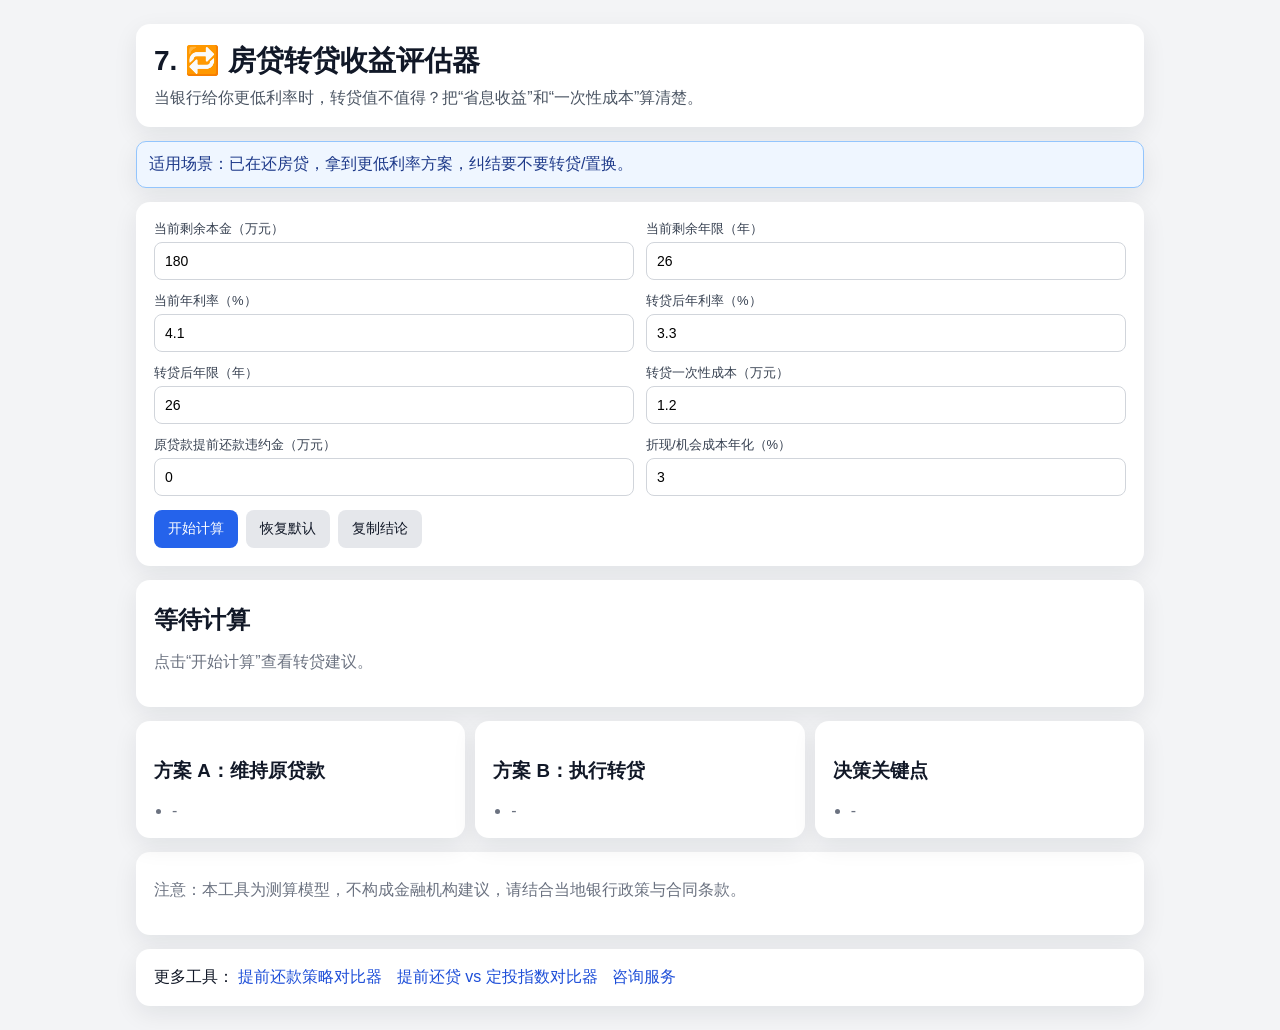
<file: refinance-calculator/index.html>
<!doctype html>
<html lang="zh-CN">
<head>
  <meta charset="UTF-8" />
  <meta name="viewport" content="width=device-width, initial-scale=1.0" />
  <title>房贷转贷收益评估器 | Zor 的副业笔记</title>
  <style>
    * { box-sizing: border-box; }
    body {
      margin: 0;
      background: #f3f4f6;
      color: #111827;
      font-family: -apple-system, BlinkMacSystemFont, "Segoe UI", Roboto, "PingFang SC", "Microsoft YaHei", sans-serif;
    }
    .wrap { max-width: 1040px; margin: 24px auto; padding: 0 16px; }
    .card {
      background: #fff;
      border-radius: 14px;
      padding: 18px;
      box-shadow: 0 8px 24px rgba(15, 23, 42, 0.08);
      margin-bottom: 14px;
    }
    h1 { margin: 0 0 8px; font-size: 28px; }
    .sub { margin: 0; color: #4b5563; }
    .tip { background: #eff6ff; border: 1px solid #93c5fd; color: #1e3a8a; border-radius: 10px; padding: 12px; }
    .grid { display: grid; grid-template-columns: repeat(2, minmax(0, 1fr)); gap: 12px; }
    .grid-3 { display: grid; grid-template-columns: repeat(3, minmax(0, 1fr)); gap: 10px; }
    label { display: block; font-size: 13px; color: #374151; margin-bottom: 4px; }
    input, select {
      width: 100%;
      padding: 10px;
      border: 1px solid #d1d5db;
      border-radius: 8px;
      font-size: 14px;
      background: #fff;
    }
    .actions { margin-top: 14px; display: flex; gap: 8px; flex-wrap: wrap; }
    button {
      border: 0;
      border-radius: 8px;
      padding: 10px 14px;
      cursor: pointer;
      font-size: 14px;
    }
    .btn-main { background: #2563eb; color: #fff; }
    .btn-sub { background: #e5e7eb; color: #111827; }
    .badge { display: inline-block; padding: 6px 10px; border-radius: 999px; font-size: 13px; font-weight: 700; margin-bottom: 8px; }
    .badge-good { background: #dcfce7; color: #166534; }
    .badge-mid { background: #fef3c7; color: #92400e; }
    .badge-bad { background: #fee2e2; color: #991b1b; }
    .kpi { font-size: 24px; font-weight: 800; margin: 6px 0; }
    .muted { color: #6b7280; }
    .list { margin: 8px 0 0; padding-left: 18px; color: #374151; }
    .cta {
      background: linear-gradient(135deg, #111827 0%, #1f2937 100%);
      color: #fff;
      border-radius: 14px;
      padding: 16px;
      margin-top: 10px;
    }
    .cta h3 { margin: 0 0 6px; }
    .cta p { margin: 0 0 10px; color: #d1d5db; }
    .cta-actions { display: flex; gap: 8px; flex-wrap: wrap; }
    .cta a {
      display: inline-block;
      text-decoration: none;
      border-radius: 8px;
      padding: 10px 12px;
      font-size: 14px;
      font-weight: 700;
    }
    .cta-primary { background: #22c55e; color: #052e16; }
    .cta-secondary { background: #374151; color: #e5e7eb; border: 1px solid #4b5563; }
    .footer-links a { color: #1d4ed8; text-decoration: none; margin-right: 10px; }
    @media (max-width: 760px) {
      h1 { font-size: 24px; }
      .grid, .grid-3 { grid-template-columns: 1fr; }
    }
  </style>
</head>
<body>
  <div class="wrap">
    <div class="card">
      <h1>7. 🔁 房贷转贷收益评估器</h1>
      <p class="sub">当银行给你更低利率时，转贷值不值得？把“省息收益”和“一次性成本”算清楚。</p>
    </div>

    <div class="card tip">
      适用场景：已在还房贷，拿到更低利率方案，纠结要不要转贷/置换。
    </div>

    <div class="card">
      <div class="grid">
        <div>
          <label for="remainPrincipal">当前剩余本金（万元）</label>
          <input id="remainPrincipal" type="number" value="180" min="1" step="0.1" />
        </div>
        <div>
          <label for="remainYears">当前剩余年限（年）</label>
          <input id="remainYears" type="number" value="26" min="1" max="40" step="1" />
        </div>
        <div>
          <label for="oldRate">当前年利率（%）</label>
          <input id="oldRate" type="number" value="4.1" min="0" step="0.01" />
        </div>
        <div>
          <label for="newRate">转贷后年利率（%）</label>
          <input id="newRate" type="number" value="3.3" min="0" step="0.01" />
        </div>
        <div>
          <label for="newYears">转贷后年限（年）</label>
          <input id="newYears" type="number" value="26" min="1" max="40" step="1" />
        </div>
        <div>
          <label for="refiCost">转贷一次性成本（万元）</label>
          <input id="refiCost" type="number" value="1.2" min="0" step="0.1" />
        </div>
        <div>
          <label for="penaltyFee">原贷款提前还款违约金（万元）</label>
          <input id="penaltyFee" type="number" value="0" min="0" step="0.1" />
        </div>
        <div>
          <label for="discountRate">折现/机会成本年化（%）</label>
          <input id="discountRate" type="number" value="3" min="0" step="0.1" />
        </div>
      </div>
      <div class="actions">
        <button class="btn-main" id="calcBtn">开始计算</button>
        <button class="btn-sub" id="resetBtn">恢复默认</button>
        <button class="btn-sub" id="copyBtn">复制结论</button>
      </div>
    </div>

    <div class="card" id="resultBox">
      <p class="kpi">等待计算</p>
      <p class="muted">点击“开始计算”查看转贷建议。</p>
    </div>

    <div class="grid-3">
      <div class="card">
        <h3>方案 A：维持原贷款</h3>
        <ul class="list" id="planA"><li class="muted">-</li></ul>
      </div>
      <div class="card">
        <h3>方案 B：执行转贷</h3>
        <ul class="list" id="planB"><li class="muted">-</li></ul>
      </div>
      <div class="card">
        <h3>决策关键点</h3>
        <ul class="list" id="keyList"><li class="muted">-</li></ul>
      </div>
    </div>

    <div class="card">
      <div class="cta" id="ctaBox" style="display:none;">
        <h3 id="ctaTitle">领取你的转贷执行清单</h3>
        <p id="ctaText">我会帮你拆成“可执行步骤 + 风险检查点”。</p>
        <div class="cta-actions">
          <a id="consultLink" class="cta-primary" href="../consulting/index.html?source=refinance-calculator">预约 60 分钟咨询</a>
          <a id="mailLink" class="cta-secondary" href="mailto:zorouyang@icloud.com?subject=%E8%BD%AC%E8%B4%B7%E6%94%B6%E7%9B%8A%E8%AF%84%E4%BC%B0%E5%92%A8%E8%AF%A2">邮件咨询</a>
        </div>
      </div>
      <p class="muted" style="margin-top: 10px;">注意：本工具为测算模型，不构成金融机构建议，请结合当地银行政策与合同条款。</p>
    </div>

    <div class="card footer-links">
      更多工具：
      <a href="https://zor-sideproject.github.io/tools/prepay-strategy-comparator/" target="_blank" rel="noreferrer">提前还款策略对比器</a>
      <a href="https://zor-sideproject.github.io/tools/prepay-vs-invest-calculator/" target="_blank" rel="noreferrer">提前还贷 vs 定投指数对比器</a>
      <a href="https://zor-sideproject.github.io/tools/consulting/" target="_blank" rel="noreferrer">咨询服务</a>
    </div>
  </div>

  <script>
    const defaults = {
      remainPrincipal: 180,
      remainYears: 26,
      oldRate: 4.1,
      newRate: 3.3,
      newYears: 26,
      refiCost: 1.2,
      penaltyFee: 0,
      discountRate: 3
    };

    function n(id) { return Number(document.getElementById(id).value); }
    function money(v) { return '¥' + Math.round(v).toLocaleString('zh-CN'); }
    function wan(v) { return (v / 10000).toFixed(2) + ' 万'; }

    function annuityPayment(principal, annualRate, months) {
      if (principal <= 0 || months <= 0) return 0;
      const r = annualRate / 12;
      if (r === 0) return principal / months;
      return principal * r * Math.pow(1 + r, months) / (Math.pow(1 + r, months) - 1);
    }

    function totalInterest(principal, annualRate, months) {
      if (principal <= 0 || months <= 0) return 0;
      const p = annuityPayment(principal, annualRate, months);
      return p * months - principal;
    }

    function pvAnnuity(payment, annualRate, months) {
      if (payment <= 0 || months <= 0) return 0;
      const r = annualRate / 12;
      if (r === 0) return payment * months;
      return payment * (1 - Math.pow(1 + r, -months)) / r;
    }

    function calcBreakevenMonths(upfrontCost, oldPmt, newPmt) {
      const monthlySave = oldPmt - newPmt;
      if (monthlySave <= 0) return Infinity;
      return Math.ceil(upfrontCost / monthlySave);
    }

    function reset() {
      Object.keys(defaults).forEach(k => document.getElementById(k).value = defaults[k]);
      document.getElementById('resultBox').innerHTML = '<p class="kpi">已恢复默认参数</p><p class="muted">点击“开始计算”查看转贷建议。</p>';
      document.getElementById('planA').innerHTML = '<li class="muted">-</li>';
      document.getElementById('planB').innerHTML = '<li class="muted">-</li>';
      document.getElementById('keyList').innerHTML = '<li class="muted">-</li>';
      document.getElementById('ctaBox').style.display = 'none';
    }

    function calc() {
      const remainPrincipal = n('remainPrincipal') * 10000;
      const remainYears = n('remainYears');
      const oldRate = n('oldRate') / 100;
      const newRate = n('newRate') / 100;
      const newYears = n('newYears');
      const refiCost = n('refiCost') * 10000;
      const penaltyFee = n('penaltyFee') * 10000;
      const discountRate = n('discountRate') / 100;

      const vals = [remainPrincipal, remainYears, oldRate, newRate, newYears, refiCost, penaltyFee, discountRate];
      if (vals.some(v => Number.isNaN(v))) {
        alert('请检查输入参数');
        return;
      }
      if (remainPrincipal <= 0 || remainYears <= 0 || newYears <= 0) {
        alert('本金和年限必须大于 0');
        return;
      }

      const oldMonths = Math.round(remainYears * 12);
      const newMonths = Math.round(newYears * 12);

      const oldPmt = annuityPayment(remainPrincipal, oldRate, oldMonths);
      const oldInterest = totalInterest(remainPrincipal, oldRate, oldMonths);
      const oldTotalCost = oldInterest;

      const newPmt = annuityPayment(remainPrincipal, newRate, newMonths);
      const newInterest = totalInterest(remainPrincipal, newRate, newMonths);
      const upfront = refiCost + penaltyFee;
      const newTotalCost = newInterest + upfront;

      const totalSaving = oldTotalCost - newTotalCost;
      const monthlyDiff = oldPmt - newPmt;
      const breakevenMonths = calcBreakevenMonths(upfront, oldPmt, newPmt);

      const pvOld = pvAnnuity(oldPmt, discountRate, oldMonths);
      const pvNew = upfront + pvAnnuity(newPmt, discountRate, newMonths);
      const npvSaving = pvOld - pvNew;

      let badge = '结果接近';
      let badgeClass = 'badge-mid';
      let title = '建议再补充条款细节后决策';
      let summary = `静态总成本差额约 ${money(Math.abs(totalSaving))}，折现后差额约 ${money(Math.abs(npvSaving))}。`;

      const strongPositive = totalSaving > 30000 && npvSaving > 0;
      const strongNegative = totalSaving < -10000 || npvSaving < -10000;

      if (strongPositive) {
        badge = '建议转贷';
        badgeClass = 'badge-good';
        title = '在当前参数下，转贷有明显优势';
        summary = `预计可节省总成本 ${money(totalSaving)}，折现后净收益 ${money(npvSaving)}。`;
      } else if (strongNegative) {
        badge = '暂不建议转贷';
        badgeClass = 'badge-bad';
        title = '在当前参数下，转贷收益不足或为负';
        summary = `转贷后可能多支出 ${money(Math.abs(totalSaving))}（折现后差额 ${money(Math.abs(npvSaving))}）。`;
      }

      document.getElementById('resultBox').innerHTML = `
        <span class="badge ${badgeClass}">${badge}</span>
        <p class="kpi">${title}</p>
        <p class="muted">${summary}</p>
      `;

      document.getElementById('planA').innerHTML = [
        `<li>剩余月供：<b>${money(oldPmt)}</b></li>`,
        `<li>剩余总利息：<b>${money(oldInterest)}</b></li>`,
        `<li>剩余期限：<b>${oldMonths} 个月</b></li>`,
        `<li>折现总成本（近似）：<b>${money(pvOld)}</b></li>`
      ].join('');

      document.getElementById('planB').innerHTML = [
        `<li>转贷后月供：<b>${money(newPmt)}</b></li>`,
        `<li>转贷后总利息：<b>${money(newInterest)}</b></li>`,
        `<li>一次性成本（费用+违约金）：<b>${money(upfront)}</b></li>`,
        `<li>折现总成本（近似）：<b>${money(pvNew)}</b></li>`
      ].join('');

      const beText = Number.isFinite(breakevenMonths) ? `${breakevenMonths} 个月` : '无法回本（或月供不降）';
      const termHint = newMonths > oldMonths ? '⚠️ 你设置了延长年限，月供更低但可能拉高总利息。' : '✅ 你未延长期限，结果更适合做纯成本比较。';

      document.getElementById('keyList').innerHTML = [
        `<li>静态总成本差额：<b>${money(totalSaving)}</b>（正数=转贷省钱）</li>`,
        `<li>月供变化：<b>${money(monthlyDiff)}</b> / 月</li>`,
        `<li>预计回本周期：<b>${beText}</b></li>`,
        `<li>折现后净收益：<b>${money(npvSaving)}</b>（正数更优）</li>`,
        `<li>${termHint}</li>`
      ].join('');

      const ctaBox = document.getElementById('ctaBox');
      const ctaTitle = document.getElementById('ctaTitle');
      const ctaText = document.getElementById('ctaText');
      const consultLink = document.getElementById('consultLink');
      const mailLink = document.getElementById('mailLink');

      if (strongPositive) {
        ctaTitle.textContent = '做一版“转贷执行清单 + 风险排雷”';
        ctaText.textContent = '我会帮你核对合同条款、回本周期、现金流影响。';
      } else if (strongNegative) {
        ctaTitle.textContent = '做一版“暂不转贷时的替代优化方案”';
        ctaText.textContent = '比如提前还款节奏、投资比例、现金流缓冲策略。';
      } else {
        ctaTitle.textContent = '做一版“临界区决策方案”';
        ctaText.textContent = '当收益接近时，用执行难度和风险偏好做选择。';
      }

      consultLink.href = `../consulting/index.html?source=refinance-calculator&saving=${Math.round(totalSaving)}&npv=${Math.round(npvSaving)}`;
      mailLink.href = `mailto:zorouyang@icloud.com?subject=${encodeURIComponent('转贷收益评估咨询（来自第7工具）')}&body=${encodeURIComponent('结论：' + badge + '\n静态总成本差额：' + Math.round(totalSaving) + ' 元\n折现后净收益：' + Math.round(npvSaving) + ' 元\n请给我执行建议。')}`;
      ctaBox.style.display = 'block';

      window.__summary = `${badge}｜${title}｜静态差额 ${money(totalSaving)}｜折现差额 ${money(npvSaving)}`;
    }

    function copySummary() {
      if (!window.__summary) {
        alert('请先计算再复制结论');
        return;
      }
      navigator.clipboard.writeText(window.__summary).then(() => alert('结论已复制')).catch(() => alert('复制失败，请手动复制'));
    }

    document.getElementById('calcBtn').addEventListener('click', calc);
    document.getElementById('resetBtn').addEventListener('click', reset);
    document.getElementById('copyBtn').addEventListener('click', copySummary);
  </script>
</body>
</html>
</file>
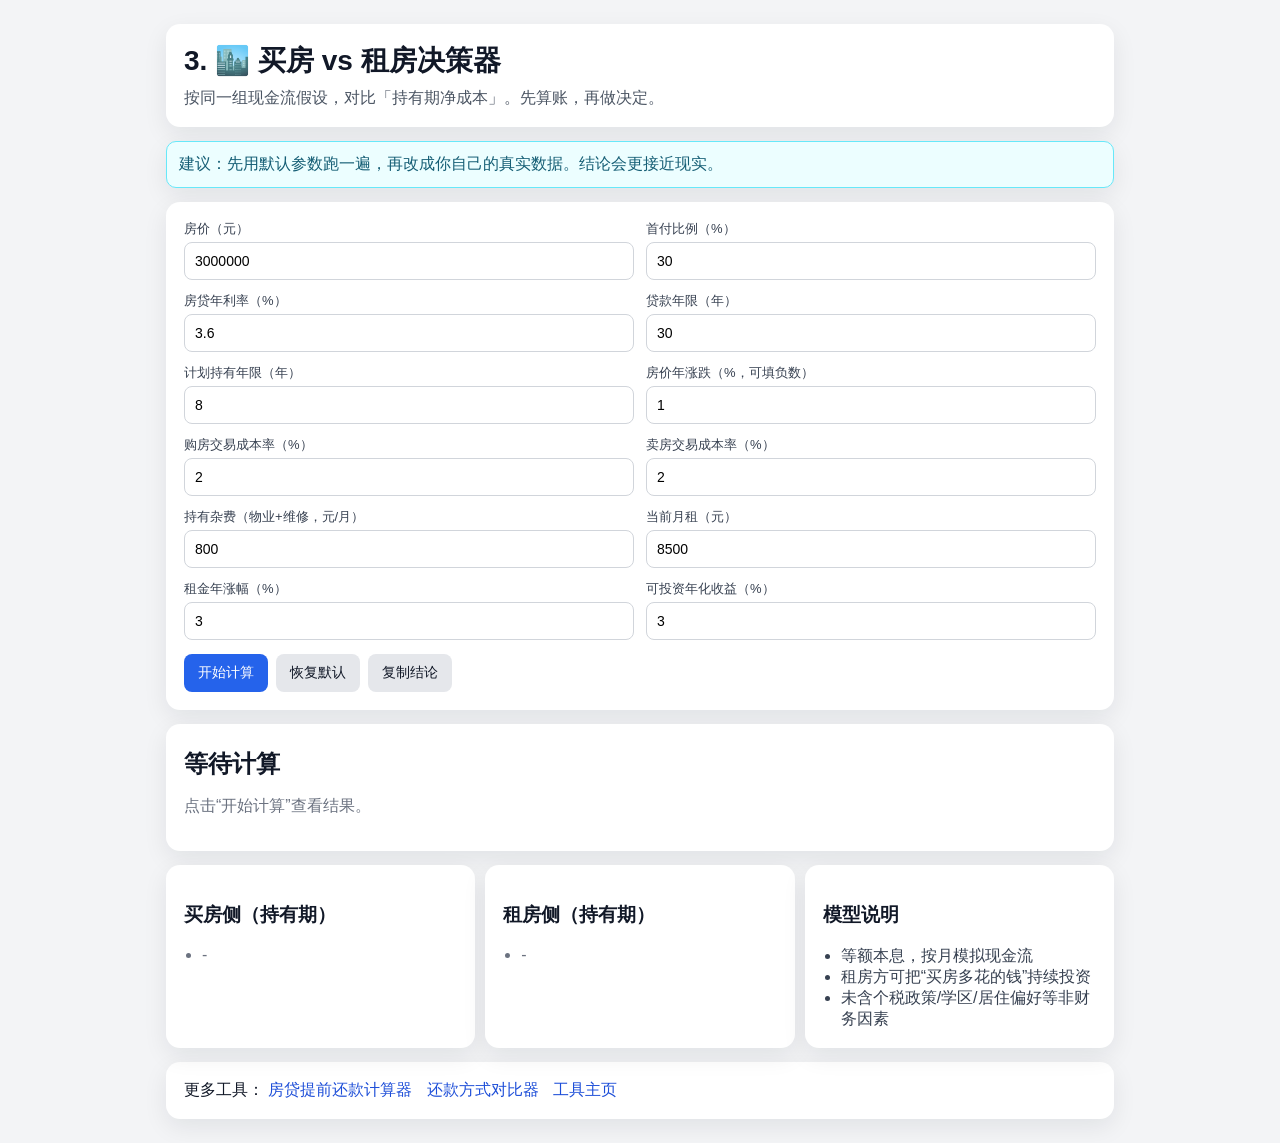
<file: rent-vs-buy-calculator/index.html>
<!doctype html>
<html lang="zh-CN">
<head>
  <meta charset="UTF-8" />
  <meta name="viewport" content="width=device-width, initial-scale=1.0" />
  <title>买房 vs 租房决策器 | Zor 的副业笔记</title>
  <style>
    :root { color-scheme: light; }
    * { box-sizing: border-box; }
    body {
      font-family: -apple-system, BlinkMacSystemFont, "Segoe UI", Roboto, "PingFang SC", "Microsoft YaHei", sans-serif;
      margin: 0;
      background: #f3f4f6;
      color: #111827;
    }
    .wrap { max-width: 980px; margin: 24px auto; padding: 0 16px; }
    .card {
      background: #fff;
      border-radius: 14px;
      padding: 18px;
      box-shadow: 0 8px 24px rgba(15, 23, 42, 0.08);
      margin-bottom: 14px;
    }
    h1 { margin: 0 0 8px; font-size: 28px; }
    .sub { margin: 0; color: #4b5563; }
    .grid { display: grid; grid-template-columns: repeat(2, minmax(0, 1fr)); gap: 12px; }
    .grid-3 { display: grid; grid-template-columns: repeat(3, minmax(0, 1fr)); gap: 10px; }
    label { display: block; font-size: 13px; color: #374151; margin-bottom: 4px; }
    input {
      width: 100%;
      padding: 10px;
      border: 1px solid #d1d5db;
      border-radius: 8px;
      font-size: 14px;
    }
    .actions { margin-top: 14px; display: flex; gap: 8px; flex-wrap: wrap; }
    button {
      border: 0;
      border-radius: 8px;
      padding: 10px 14px;
      cursor: pointer;
      font-size: 14px;
    }
    .btn-main { background: #2563eb; color: #fff; }
    .btn-sub { background: #e5e7eb; color: #111827; }
    .badge {
      display: inline-block;
      padding: 6px 10px;
      border-radius: 999px;
      font-size: 13px;
      font-weight: 600;
      margin-bottom: 8px;
    }
    .badge-rent { background: #dcfce7; color: #166534; }
    .badge-buy { background: #dbeafe; color: #1e3a8a; }
    .badge-even { background: #f3f4f6; color: #374151; }
    .kpi { font-size: 24px; font-weight: 700; margin: 6px 0; }
    .muted { color: #6b7280; }
    .tip { background: #ecfeff; border: 1px solid #67e8f9; color: #155e75; border-radius: 10px; padding: 12px; }
    .list { margin: 8px 0 0; padding-left: 18px; color: #374151; }
    .mono { font-family: ui-monospace, SFMono-Regular, Menlo, Monaco, Consolas, "Liberation Mono", "Courier New", monospace; }
    .footer-links a { color: #1d4ed8; text-decoration: none; margin-right: 10px; }
    @media (max-width: 760px) {
      .grid, .grid-3 { grid-template-columns: 1fr; }
      h1 { font-size: 24px; }
    }
  </style>
</head>
<body>
  <div class="wrap">
    <div class="card">
      <h1>3. 🏙️ 买房 vs 租房决策器</h1>
      <p class="sub">按同一组现金流假设，对比「持有期净成本」。先算账，再做决定。</p>
    </div>

    <div class="card tip">
      建议：先用默认参数跑一遍，再改成你自己的真实数据。结论会更接近现实。
    </div>

    <div class="card">
      <div class="grid">
        <div>
          <label for="housePrice">房价（元）</label>
          <input id="housePrice" type="number" value="3000000" />
        </div>
        <div>
          <label for="downPaymentRatio">首付比例（%）</label>
          <input id="downPaymentRatio" type="number" value="30" />
        </div>
        <div>
          <label for="loanRate">房贷年利率（%）</label>
          <input id="loanRate" type="number" value="3.6" step="0.01" />
        </div>
        <div>
          <label for="loanYears">贷款年限（年）</label>
          <input id="loanYears" type="number" value="30" />
        </div>
        <div>
          <label for="holdYears">计划持有年限（年）</label>
          <input id="holdYears" type="number" value="8" />
        </div>
        <div>
          <label for="houseGrowth">房价年涨跌（%，可填负数）</label>
          <input id="houseGrowth" type="number" value="1" step="0.1" />
        </div>
        <div>
          <label for="buyTxnCostRate">购房交易成本率（%）</label>
          <input id="buyTxnCostRate" type="number" value="2" step="0.1" />
        </div>
        <div>
          <label for="sellTxnCostRate">卖房交易成本率（%）</label>
          <input id="sellTxnCostRate" type="number" value="2" step="0.1" />
        </div>
        <div>
          <label for="monthlyOwnerCost">持有杂费（物业+维修，元/月）</label>
          <input id="monthlyOwnerCost" type="number" value="800" />
        </div>
        <div>
          <label for="monthlyRent">当前月租（元）</label>
          <input id="monthlyRent" type="number" value="8500" />
        </div>
        <div>
          <label for="rentGrowth">租金年涨幅（%）</label>
          <input id="rentGrowth" type="number" value="3" step="0.1" />
        </div>
        <div>
          <label for="investReturn">可投资年化收益（%）</label>
          <input id="investReturn" type="number" value="3" step="0.1" />
        </div>
      </div>
      <div class="actions">
        <button class="btn-main" id="calcBtn">开始计算</button>
        <button class="btn-sub" id="resetBtn">恢复默认</button>
        <button class="btn-sub" id="copyBtn">复制结论</button>
      </div>
    </div>

    <div class="card" id="resultBox">
      <p class="kpi">等待计算</p>
      <p class="muted">点击“开始计算”查看结果。</p>
    </div>

    <div class="grid-3">
      <div class="card">
        <h3>买房侧（持有期）</h3>
        <ul class="list" id="buyDetail">
          <li class="muted">-</li>
        </ul>
      </div>
      <div class="card">
        <h3>租房侧（持有期）</h3>
        <ul class="list" id="rentDetail">
          <li class="muted">-</li>
        </ul>
      </div>
      <div class="card">
        <h3>模型说明</h3>
        <ul class="list">
          <li>等额本息，按月模拟现金流</li>
          <li>租房方可把“买房多花的钱”持续投资</li>
          <li>未含个税政策/学区/居住偏好等非财务因素</li>
        </ul>
      </div>
    </div>

    <div class="card footer-links">
      更多工具：
      <a href="https://zor-sideproject.github.io/tools/mortgage-calculator/" target="_blank" rel="noreferrer">房贷提前还款计算器</a>
      <a href="https://zor-sideproject.github.io/tools/loan-comparison/" target="_blank" rel="noreferrer">还款方式对比器</a>
      <a href="https://zor-sideproject.github.io/tools/" target="_blank" rel="noreferrer">工具主页</a>
    </div>
  </div>

  <script>
    var defaults = {
      housePrice: 3000000,
      downPaymentRatio: 30,
      loanRate: 3.6,
      loanYears: 30,
      holdYears: 8,
      houseGrowth: 1,
      buyTxnCostRate: 2,
      sellTxnCostRate: 2,
      monthlyOwnerCost: 800,
      monthlyRent: 8500,
      rentGrowth: 3,
      investReturn: 3
    };

    function fmtMoney(n) {
      return '¥' + Number(n).toLocaleString('zh-CN', { maximumFractionDigits: 0 });
    }

    function annuityPayment(principal, annualRate, months) {
      if (months <= 0 || principal <= 0) return 0;
      var r = annualRate / 12;
      if (r === 0) return principal / months;
      return principal * r * Math.pow(1 + r, months) / (Math.pow(1 + r, months) - 1);
    }

    function readNum(id) {
      return Number(document.getElementById(id).value);
    }

    function resetDefaults() {
      Object.keys(defaults).forEach(function(key) {
        var el = document.getElementById(key);
        if (el) el.value = defaults[key];
      });
      document.getElementById('resultBox').innerHTML = '<p class="kpi">已恢复默认参数</p><p class="muted">点击“开始计算”查看结果。</p>';
      document.getElementById('buyDetail').innerHTML = '<li class="muted">-</li>';
      document.getElementById('rentDetail').innerHTML = '<li class="muted">-</li>';
    }

    function calc() {
      var housePrice = readNum('housePrice');
      var downPaymentRatio = readNum('downPaymentRatio') / 100;
      var loanRate = readNum('loanRate') / 100;
      var loanYears = readNum('loanYears');
      var holdYears = readNum('holdYears');
      var houseGrowth = readNum('houseGrowth') / 100;
      var buyTxnCostRate = readNum('buyTxnCostRate') / 100;
      var sellTxnCostRate = readNum('sellTxnCostRate') / 100;
      var monthlyOwnerCost = readNum('monthlyOwnerCost');
      var monthlyRent = readNum('monthlyRent');
      var rentGrowth = readNum('rentGrowth') / 100;
      var investReturn = readNum('investReturn') / 100;

      var nums = [housePrice, downPaymentRatio, loanRate, loanYears, holdYears, buyTxnCostRate, sellTxnCostRate, monthlyOwnerCost, monthlyRent, rentGrowth, investReturn];
      if (nums.some(function(v) { return Number.isNaN(v); })) {
        alert('请检查输入，存在非数字参数');
        return;
      }
      if (housePrice <= 0 || loanYears <= 0 || holdYears <= 0 || monthlyRent < 0 || monthlyOwnerCost < 0) {
        alert('房价/年限必须大于 0，费用不能为负');
        return;
      }
      if (downPaymentRatio < 0 || downPaymentRatio >= 1) {
        alert('首付比例建议在 0% ~ 99%');
        return;
      }

      var totalMonths = Math.round(loanYears * 12);
      var holdMonths = Math.round(holdYears * 12);
      var monthlyInvestRate = investReturn / 12;

      var downPayment = housePrice * downPaymentRatio;
      var buyTxnCost = housePrice * buyTxnCostRate;
      var loanPrincipal = housePrice - downPayment;
      var monthlyMortgage = annuityPayment(loanPrincipal, loanRate, totalMonths);

      var remainingPrincipal = loanPrincipal;
      var mortgagePaidTotal = 0;
      var ownerOtherTotal = 0;
      var rentTotal = 0;

      // 假设租房方把“买房最初投入”先拿去投资
      var investAccount = downPayment + buyTxnCost;
      var cashDiffContribution = 0;

      for (var month = 1; month <= holdMonths; month++) {
        var yearIndex = Math.floor((month - 1) / 12);
        var rentThisMonth = monthlyRent * Math.pow(1 + rentGrowth, yearIndex);
        rentTotal += rentThisMonth;

        var mortgageThisMonth = 0;
        if (month <= totalMonths && remainingPrincipal > 0) {
          if (loanRate === 0) {
            var principalPart0 = loanPrincipal / totalMonths;
            mortgageThisMonth = principalPart0;
            remainingPrincipal -= principalPart0;
          } else {
            var monthlyLoanRate = loanRate / 12;
            var interestPart = remainingPrincipal * monthlyLoanRate;
            var principalPart = monthlyMortgage - interestPart;
            if (principalPart > remainingPrincipal) principalPart = remainingPrincipal;
            mortgageThisMonth = interestPart + principalPart;
            remainingPrincipal -= principalPart;
          }
          mortgagePaidTotal += mortgageThisMonth;
        }

        var ownerMonthlyOutflow = mortgageThisMonth + monthlyOwnerCost;
        ownerOtherTotal += monthlyOwnerCost;

        // 租房方每月把现金流差值拿去投资（若差值为负则等价于提取）
        investAccount = investAccount * (1 + monthlyInvestRate);
        var diff = ownerMonthlyOutflow - rentThisMonth;
        investAccount += diff;
        cashDiffContribution += diff;
      }

      var houseFutureValue = housePrice * Math.pow(1 + houseGrowth, holdYears);
      var sellTxnCost = houseFutureValue * sellTxnCostRate;
      var saleProceeds = houseFutureValue - sellTxnCost - remainingPrincipal;

      var buyNetCost = (downPayment + buyTxnCost) + mortgagePaidTotal + ownerOtherTotal - saleProceeds;
      var rentNetCost = rentTotal - investAccount;
      var diffCost = buyNetCost - rentNetCost;
      var absDiff = Math.abs(diffCost);

      var verdictText, badgeClass;
      if (absDiff < 1000) {
        verdictText = '两种方案接近持平';
        badgeClass = 'badge-even';
      } else if (diffCost > 0) {
        verdictText = '租房更划算';
        badgeClass = 'badge-rent';
      } else {
        verdictText = '买房更划算';
        badgeClass = 'badge-buy';
      }

      var resultHtml = '' +
        '<span class="badge ' + badgeClass + '">' + verdictText + '</span>' +
        '<p class="kpi">差额约 ' + fmtMoney(absDiff) + '（持有 ' + holdYears + ' 年）</p>' +
        '<p>买房净成本：<strong>' + fmtMoney(buyNetCost) + '</strong>；租房净成本：<strong>' + fmtMoney(rentNetCost) + '</strong></p>' +
        '<p class="muted">净成本 = 持有期现金流支出 - 期末资产回笼（或投资账户余额）</p>';

      document.getElementById('resultBox').innerHTML = resultHtml;
      document.getElementById('resultBox').setAttribute('data-summary',
        verdictText + '；差额约 ' + fmtMoney(absDiff) +
        '；买房净成本 ' + fmtMoney(buyNetCost) +
        '；租房净成本 ' + fmtMoney(rentNetCost) +
        '（持有 ' + holdYears + ' 年）'
      );

      document.getElementById('buyDetail').innerHTML = [
        '<li>首付 + 购房成本：<span class="mono">' + fmtMoney(downPayment + buyTxnCost) + '</span></li>',
        '<li>持有期总月供：<span class="mono">' + fmtMoney(mortgagePaidTotal) + '</span></li>',
        '<li>持有期杂费：<span class="mono">' + fmtMoney(ownerOtherTotal) + '</span></li>',
        '<li>卖房回笼资金：<span class="mono">' + fmtMoney(saleProceeds) + '</span></li>',
        '<li>期末剩余贷款：<span class="mono">' + fmtMoney(remainingPrincipal) + '</span></li>'
      ].join('');

      document.getElementById('rentDetail').innerHTML = [
        '<li>持有期累计租金：<span class="mono">' + fmtMoney(rentTotal) + '</span></li>',
        '<li>期末投资账户：<span class="mono">' + fmtMoney(investAccount) + '</span></li>',
        '<li>其中月度差额累计：<span class="mono">' + fmtMoney(cashDiffContribution) + '</span></li>',
        '<li>初始投资（首付+购房成本）：<span class="mono">' + fmtMoney(downPayment + buyTxnCost) + '</span></li>'
      ].join('');
    }

    function copySummary() {
      var summary = document.getElementById('resultBox').getAttribute('data-summary');
      if (!summary) {
        alert('请先计算结果');
        return;
      }
      navigator.clipboard.writeText(summary).then(function() {
        alert('结论已复制，可直接发给家人或发帖');
      }).catch(function() {
        alert('复制失败，请手动复制');
      });
    }

    document.getElementById('calcBtn').addEventListener('click', calc);
    document.getElementById('resetBtn').addEventListener('click', resetDefaults);
    document.getElementById('copyBtn').addEventListener('click', copySummary);
  </script>
</body>
</html>
</file>
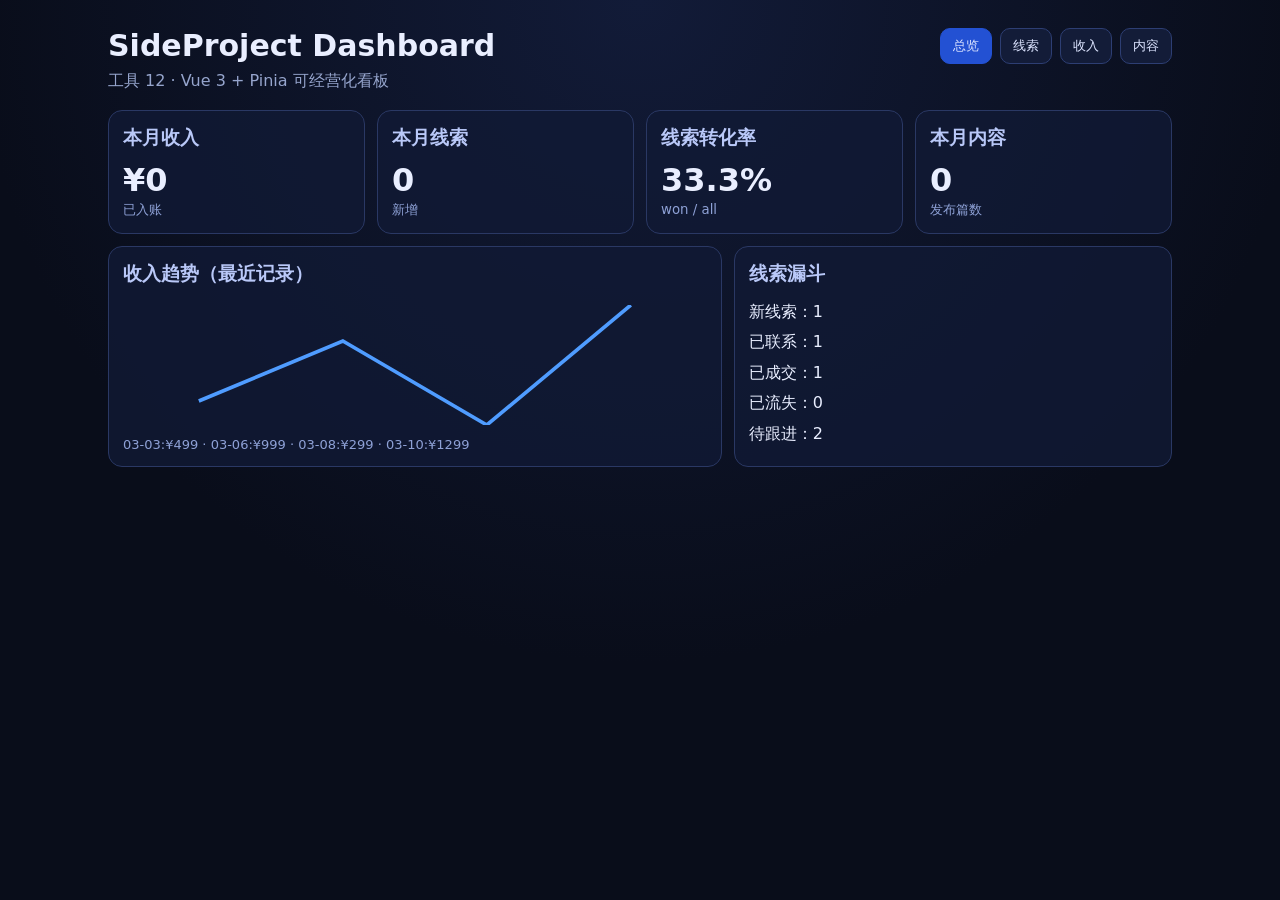
<file: sideproject-dashboard-vue/index.html>
<!doctype html>
<html lang="zh-CN">
  <head>
    <meta charset="UTF-8" />
    <meta name="viewport" content="width=device-width, initial-scale=1.0" />
    <title>SideProject Dashboard</title>
    <script type="module" crossorigin src="./assets/index-CNuhx8UO.js"></script>
    <link rel="stylesheet" crossorigin href="./assets/index-BQCfPfif.css">
  </head>
  <body>
    <div id="app"></div>
  </body>
</html>
</file>
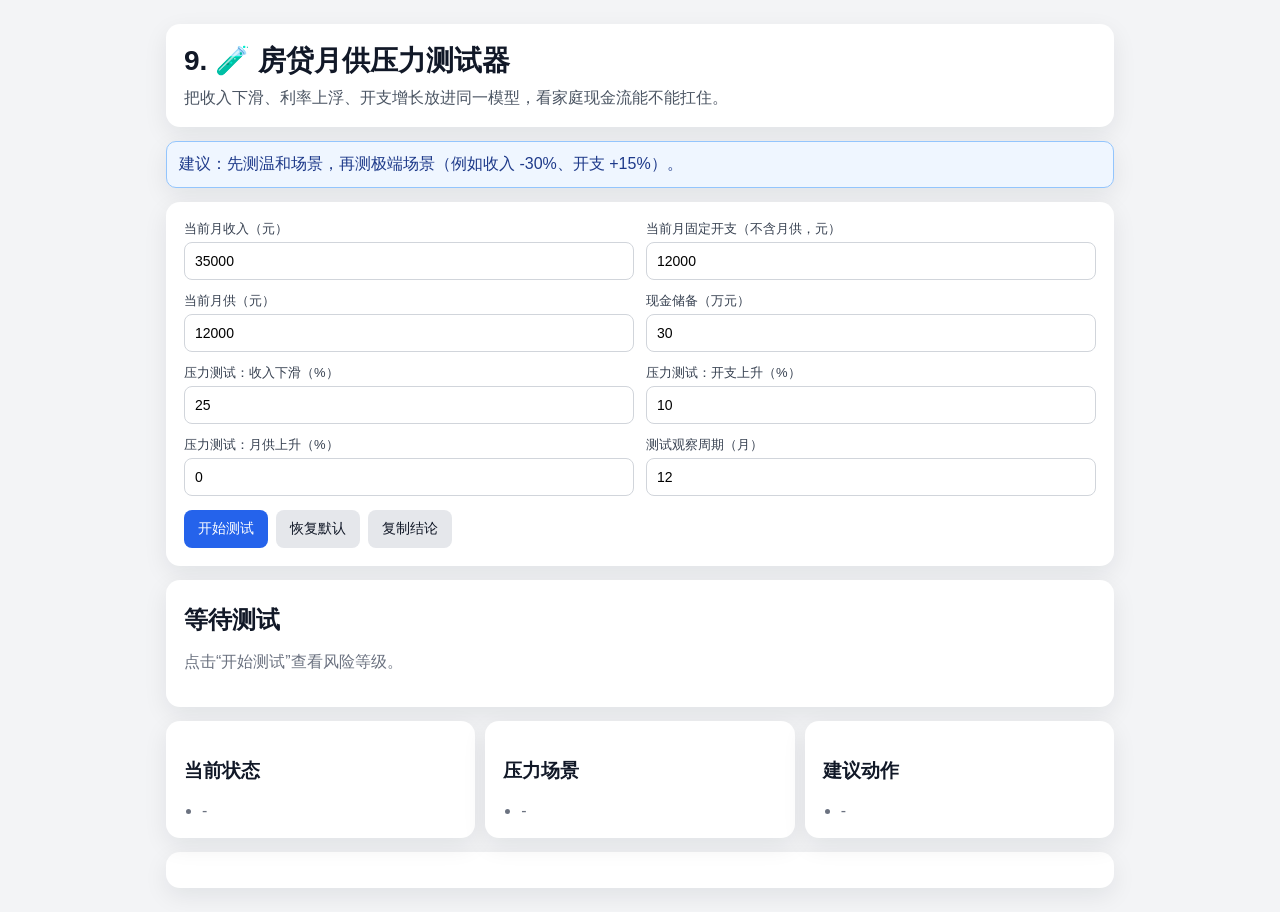
<file: stress-test-calculator/index.html>
<!doctype html>
<html lang="zh-CN">
<head>
  <meta charset="UTF-8" />
  <meta name="viewport" content="width=device-width, initial-scale=1.0" />
  <title>房贷月供压力测试器 | Zor 的副业笔记</title>
  <style>
    *{box-sizing:border-box}
    body{margin:0;background:#f3f4f6;color:#111827;font-family:-apple-system,BlinkMacSystemFont,"Segoe UI",Roboto,"PingFang SC","Microsoft YaHei",sans-serif}
    .wrap{max-width:980px;margin:24px auto;padding:0 16px}
    .card{background:#fff;border-radius:14px;padding:18px;box-shadow:0 8px 24px rgba(15,23,42,.08);margin-bottom:14px}
    h1{margin:0 0 8px;font-size:28px}.sub{margin:0;color:#4b5563}
    .tip{background:#eff6ff;border:1px solid #93c5fd;color:#1e3a8a;border-radius:10px;padding:12px}
    .grid{display:grid;grid-template-columns:repeat(2,minmax(0,1fr));gap:12px}
    .grid-3{display:grid;grid-template-columns:repeat(3,minmax(0,1fr));gap:10px}
    label{display:block;font-size:13px;color:#374151;margin-bottom:4px}
    input{width:100%;padding:10px;border:1px solid #d1d5db;border-radius:8px;font-size:14px;background:#fff}
    .actions{margin-top:14px;display:flex;gap:8px;flex-wrap:wrap}
    button{border:0;border-radius:8px;padding:10px 14px;cursor:pointer;font-size:14px}
    .btn-main{background:#2563eb;color:#fff}.btn-sub{background:#e5e7eb;color:#111827}
    .badge{display:inline-block;padding:6px 10px;border-radius:999px;font-size:13px;font-weight:700;margin-bottom:8px}
    .lv-green{background:#dcfce7;color:#166534}.lv-yellow{background:#fef3c7;color:#92400e}.lv-red{background:#fee2e2;color:#991b1b}
    .kpi{font-size:24px;font-weight:800;margin:6px 0}.muted{color:#6b7280}.list{margin:8px 0 0;padding-left:18px;color:#374151}
    .cta{background:linear-gradient(135deg,#111827 0%,#1f2937 100%);color:#fff;border-radius:14px;padding:16px;margin-top:10px}
    .cta h3{margin:0 0 6px}.cta p{margin:0 0 10px;color:#d1d5db}.cta-actions{display:flex;gap:8px;flex-wrap:wrap}
    .cta a{display:inline-block;text-decoration:none;border-radius:8px;padding:10px 12px;font-size:14px;font-weight:700}
    .cta-primary{background:#22c55e;color:#052e16}.cta-secondary{background:#374151;color:#e5e7eb;border:1px solid #4b5563}
    @media(max-width:760px){.grid,.grid-3{grid-template-columns:1fr}h1{font-size:24px}}
  </style>
</head>
<body>
<div class="wrap">
  <div class="card"><h1>9. 🧪 房贷月供压力测试器</h1><p class="sub">把收入下滑、利率上浮、开支增长放进同一模型，看家庭现金流能不能扛住。</p></div>
  <div class="card tip">建议：先测温和场景，再测极端场景（例如收入 -30%、开支 +15%）。</div>
  <div class="card">
    <div class="grid">
      <div><label for="income">当前月收入（元）</label><input id="income" type="number" value="35000" min="1" step="100" /></div>
      <div><label for="expense">当前月固定开支（不含月供，元）</label><input id="expense" type="number" value="12000" min="0" step="100" /></div>
      <div><label for="mortgage">当前月供（元）</label><input id="mortgage" type="number" value="12000" min="0" step="100" /></div>
      <div><label for="reserve">现金储备（万元）</label><input id="reserve" type="number" value="30" min="0" step="0.1" /></div>
      <div><label for="incomeDrop">压力测试：收入下滑（%）</label><input id="incomeDrop" type="number" value="25" min="0" max="80" step="1" /></div>
      <div><label for="expenseRise">压力测试：开支上升（%）</label><input id="expenseRise" type="number" value="10" min="0" max="80" step="1" /></div>
      <div><label for="mortgageRise">压力测试：月供上升（%）</label><input id="mortgageRise" type="number" value="0" min="0" max="80" step="1" /></div>
      <div><label for="months">测试观察周期（月）</label><input id="months" type="number" value="12" min="1" max="60" step="1" /></div>
    </div>
    <div class="actions"><button class="btn-main" id="calcBtn">开始测试</button><button class="btn-sub" id="resetBtn">恢复默认</button><button class="btn-sub" id="copyBtn">复制结论</button></div>
  </div>

  <div class="card" id="resultBox"><p class="kpi">等待测试</p><p class="muted">点击“开始测试”查看风险等级。</p></div>
  <div class="grid-3">
    <div class="card"><h3>当前状态</h3><ul class="list" id="baseList"><li class="muted">-</li></ul></div>
    <div class="card"><h3>压力场景</h3><ul class="list" id="stressList"><li class="muted">-</li></ul></div>
    <div class="card"><h3>建议动作</h3><ul class="list" id="actionList"><li class="muted">-</li></ul></div>
  </div>

  <div class="card">
    <div class="cta" id="ctaBox" style="display:none;">
      <h3 id="ctaTitle">领取你的现金流防守方案</h3>
      <p id="ctaText">我会给你“保守 / 平衡 / 激进”三套抗压动作。</p>
      <div class="cta-actions">
        <a id="consultLink" class="cta-primary" href="../consulting/index.html?source=stress-test-calculator">预约咨询</a>
        <a id="mailLink" class="cta-secondary" href="mailto:zorouyang@icloud.com?subject=%E6%9C%88%E4%BE%9B%E5%8E%8B%E5%8A%9B%E6%B5%8B%E8%AF%95%E5%92%A8%E8%AF%A2">邮件咨询</a>
      </div>
    </div>
  </div>
</div>

<script>
const defaults={income:35000,expense:12000,mortgage:12000,reserve:30,incomeDrop:25,expenseRise:10,mortgageRise:0,months:12};
const n=id=>Number(document.getElementById(id).value);
const money=v=>'¥'+Math.round(v).toLocaleString('zh-CN');
function reset(){Object.keys(defaults).forEach(k=>document.getElementById(k).value=defaults[k]);document.getElementById('resultBox').innerHTML='<p class="kpi">已恢复默认参数</p><p class="muted">点击“开始测试”查看风险等级。</p>';['baseList','stressList','actionList'].forEach(id=>document.getElementById(id).innerHTML='<li class="muted">-</li>');document.getElementById('ctaBox').style.display='none';}
function calc(){
  const income=n('income'),expense=n('expense'),mortgage=n('mortgage'),reserve=n('reserve')*10000,drop=n('incomeDrop')/100,er=n('expenseRise')/100,mr=n('mortgageRise')/100,months=n('months');
  if([income,expense,mortgage,reserve,drop,er,mr,months].some(v=>Number.isNaN(v))){alert('请检查输入');return;}
  const baseFree=income-expense-mortgage;
  const stressIncome=income*(1-drop),stressExpense=expense*(1+er),stressMortgage=mortgage*(1+mr);
  const stressFree=stressIncome-stressExpense-stressMortgage;
  const burn=stressFree<0?Math.abs(stressFree):0;
  const surviveMonths=burn>0?reserve/burn:Infinity;
  const reserveAfterPeriod=reserve+stressFree*months;
  let level='green',badge='lv-green',title='抗压性较好',sum='在当前压力参数下，现金流仍可维持。',acts=['继续保持安全垫≥12个月','每季度重测一次','保留流动性，避免一次性重仓'];
  if(stressFree<0&&surviveMonths<6){level='red';badge='lv-red';title='高风险：现金流可能快速失守';sum='压力场景下月度为负且安全垫不足 6 个月。';acts=['立即压缩固定开支','暂停大额提前还款/高风险投资','优先建立 9-12 个月安全垫'];}
  else if(stressFree<0&&surviveMonths<12){level='yellow';badge='lv-yellow';title='中风险：可扛但不稳';sum='压力场景下为负，当前安全垫可支撑一段时间。';acts=['目标把安全垫补到 12 个月','先做分批优化，不做激进决策','设置现金流预警线'];}

  document.getElementById('resultBox').innerHTML=`<span class="badge ${badge}">${level==='green'?'绿灯':level==='yellow'?'黄灯':'红灯'}</span><p class="kpi">${title}</p><p class="muted">${sum}</p>`;
  document.getElementById('baseList').innerHTML=[`<li>当前月结余：<b>${money(baseFree)}</b></li>`,`<li>房贷占收入：<b>${(mortgage/income*100).toFixed(1)}%</b></li>`,`<li>当前现金储备：<b>${money(reserve)}</b></li>`].join('');
  document.getElementById('stressList').innerHTML=[`<li>压力后月结余：<b>${money(stressFree)}</b></li>`,`<li>若持续 ${months} 个月后储备：<b>${money(reserveAfterPeriod)}</b></li>`,`<li>安全垫可支撑：<b>${Number.isFinite(surviveMonths)?surviveMonths.toFixed(1)+' 个月':'长期正现金流'}</b></li>`].join('');
  document.getElementById('actionList').innerHTML=acts.map(x=>`<li>${x}</li>`).join('');

  document.getElementById('consultLink').href=`../consulting/index.html?source=stress-test-calculator&level=${level}`;
  document.getElementById('mailLink').href=`mailto:zorouyang@icloud.com?subject=${encodeURIComponent('房贷压力测试咨询（第9工具）')}&body=${encodeURIComponent('风险等级：'+level+'\n压力后月结余：'+Math.round(stressFree)+' 元\n请给我抗压方案。')}`;
  document.getElementById('ctaBox').style.display='block';
  window.__summary=`${title}｜压力后月结余 ${money(stressFree)}｜安全垫 ${Number.isFinite(surviveMonths)?surviveMonths.toFixed(1)+'个月':'充足'}`;
}
function copySummary(){if(!window.__summary){alert('请先测试');return;}navigator.clipboard.writeText(window.__summary).then(()=>alert('已复制')).catch(()=>alert('复制失败'));}
document.getElementById('calcBtn').addEventListener('click',calc);
document.getElementById('resetBtn').addEventListener('click',reset);
document.getElementById('copyBtn').addEventListener('click',copySummary);
</script>
</body>
</html>
</file>
<file: sideproject-dashboard-vue/assets/index-BQCfPfif.css>
:root{font-family:Inter,system-ui,-apple-system,Segoe UI,Roboto,Arial,sans-serif;color:#e9eeff}*{box-sizing:border-box}body{margin:0;background:radial-gradient(circle at top,#121b38,#090d1a 60%);min-height:100vh}.container{max-width:1100px;margin:0 auto;padding:28px 18px 40px}.header{display:flex;justify-content:space-between;align-items:flex-start;gap:12px;flex-wrap:wrap}h1{margin:0;font-size:30px}.header p{margin:8px 0 0;color:#96a5cd}.tabs{display:flex;gap:8px;flex-wrap:wrap}.tabs button{border:1px solid #2d3e73;background:#131c38;color:#dce4ff;border-radius:10px;padding:8px 12px;cursor:pointer}.tabs button.active{background:#2351d3;border-color:#2351d3}.panel{margin-top:18px}.grid{display:grid;grid-template-columns:repeat(4,minmax(0,1fr));gap:12px}.grid.two{grid-template-columns:1.4fr 1fr;margin-top:12px}.card{background:#111a35cc;border:1px solid #2a3864;border-radius:14px;padding:14px}.card h3{margin:0 0 10px;color:#b9c8f8}.card p{margin:0;font-size:32px;font-weight:700}.card small{color:#8ea1d6}.form-card{margin-bottom:12px}.form-grid{display:grid;grid-template-columns:repeat(6,minmax(0,1fr));gap:8px}.form-grid input,.form-grid select,.form-grid button{border-radius:8px;border:1px solid #31447a;background:#0d1530;color:#e9eeff;padding:9px}.form-grid button{cursor:pointer;background:#1d4ed8;border-color:#1d4ed8}table{width:100%;border-collapse:collapse}th,td{text-align:left;border-bottom:1px solid #263764;padding:9px 6px;font-size:14px}td select{border-radius:6px;border:1px solid #31447a;background:#0d1530;color:#e9eeff}.funnel{list-style:none;padding:0;margin:0;line-height:1.9}.spark{width:100%;height:120px;margin-top:8px}.muted{color:#9aabda;display:block;margin-top:8px;font-size:13px}@media(max-width:900px){.grid{grid-template-columns:repeat(2,minmax(0,1fr))}.grid.two{grid-template-columns:1fr}.form-grid{grid-template-columns:repeat(2,minmax(0,1fr))}}@media(max-width:560px){.grid{grid-template-columns:1fr}}
</file>
